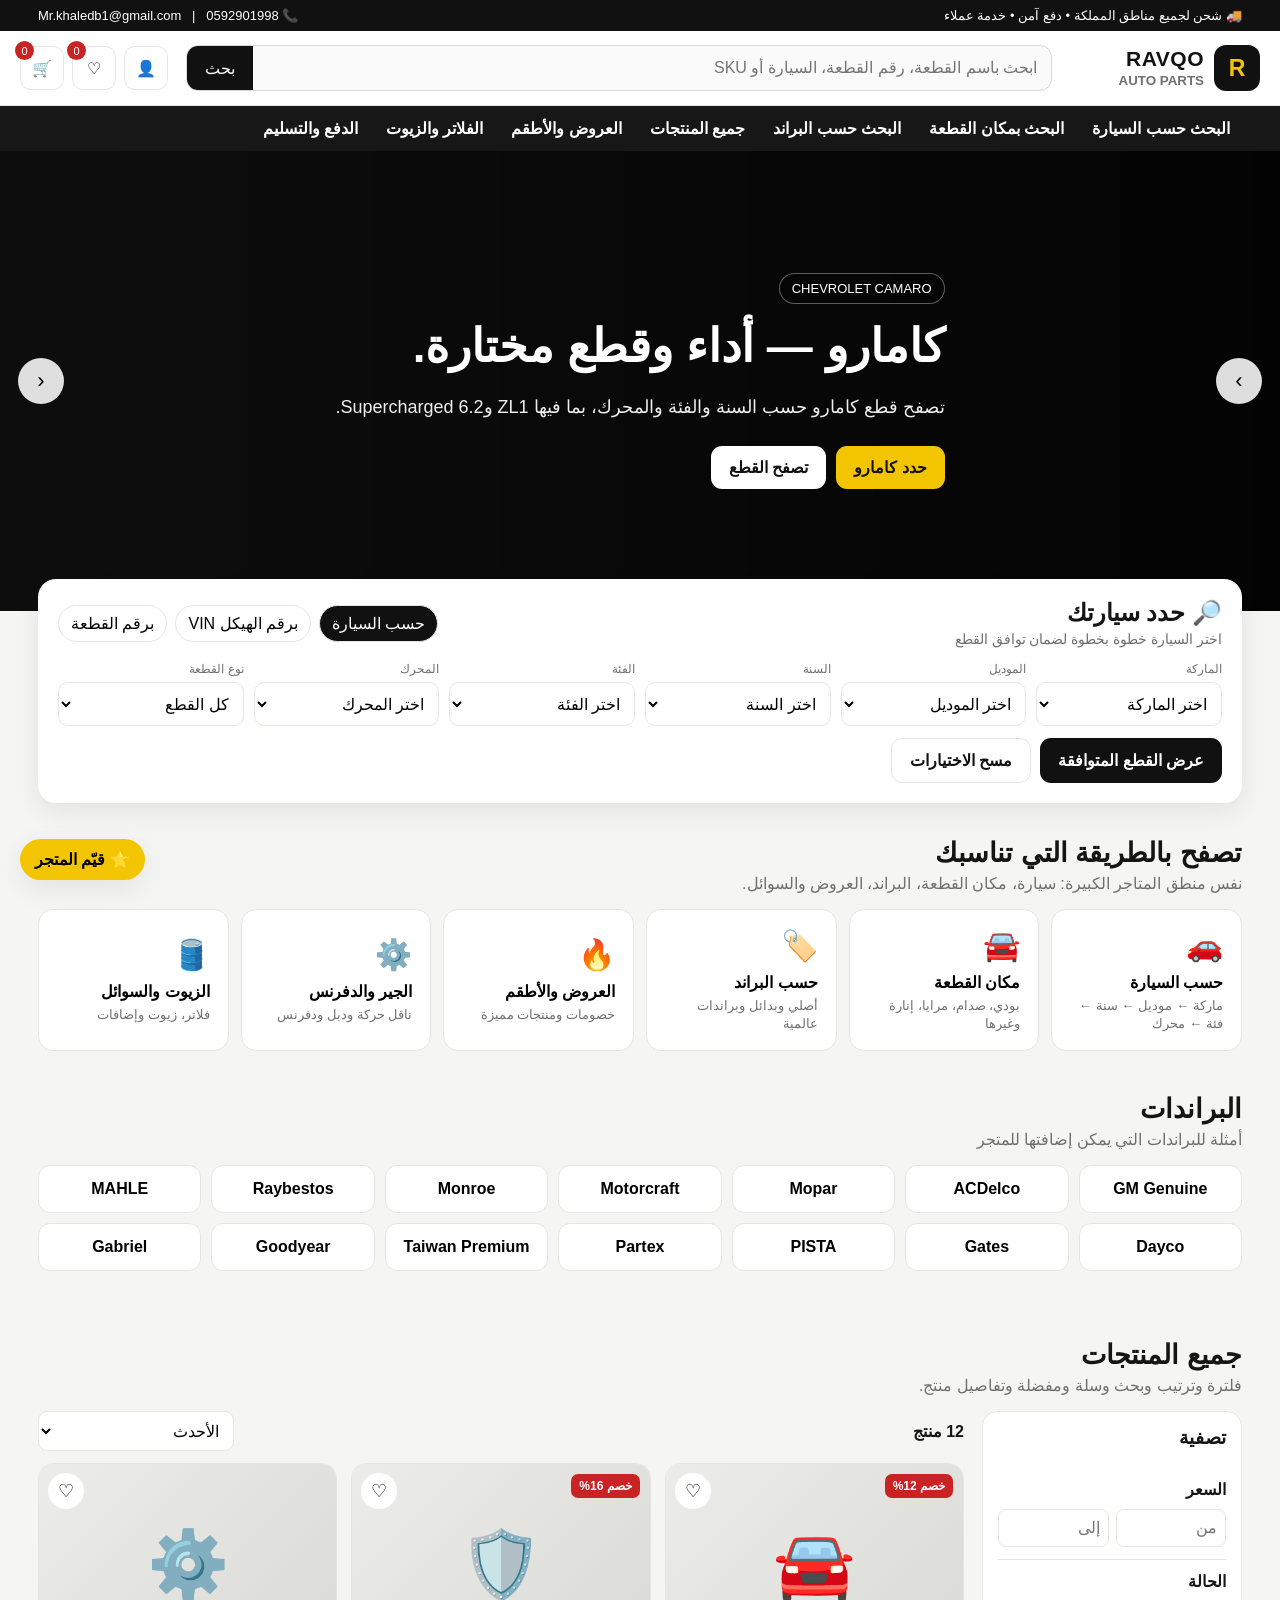
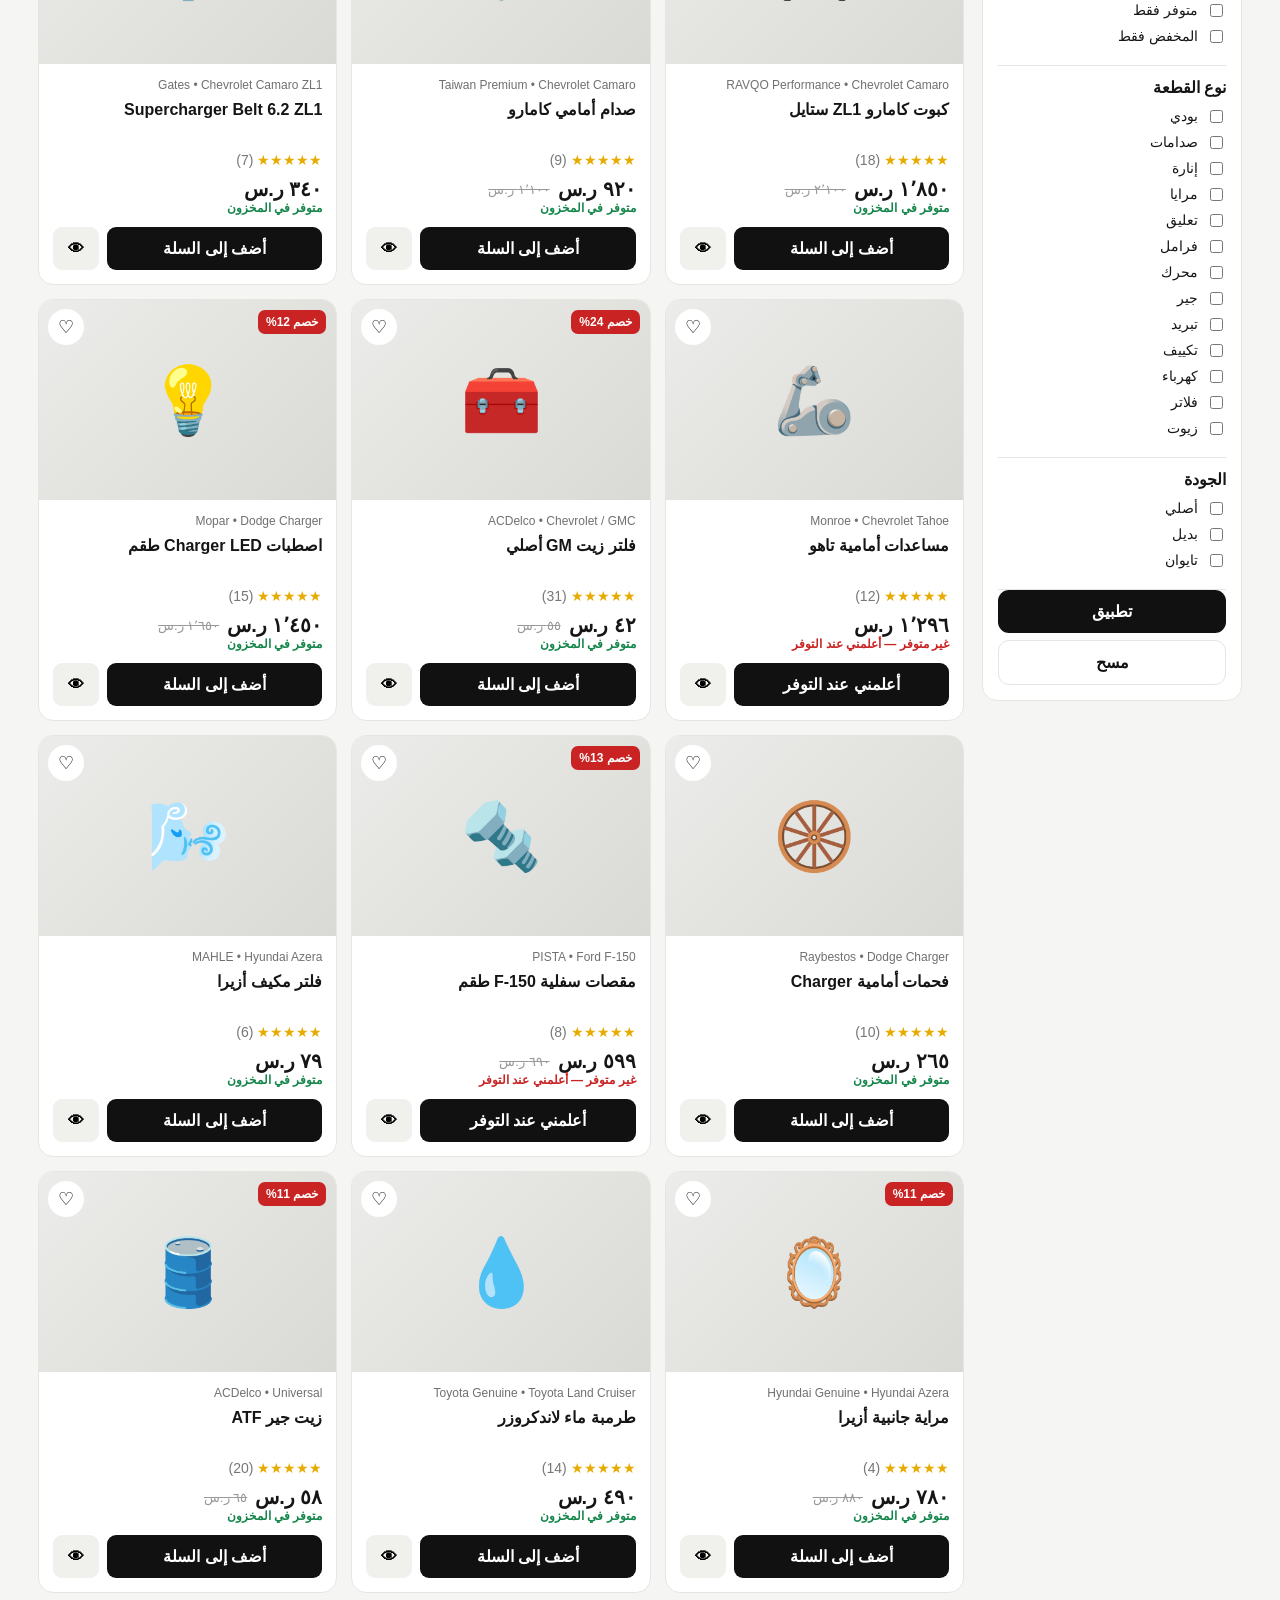
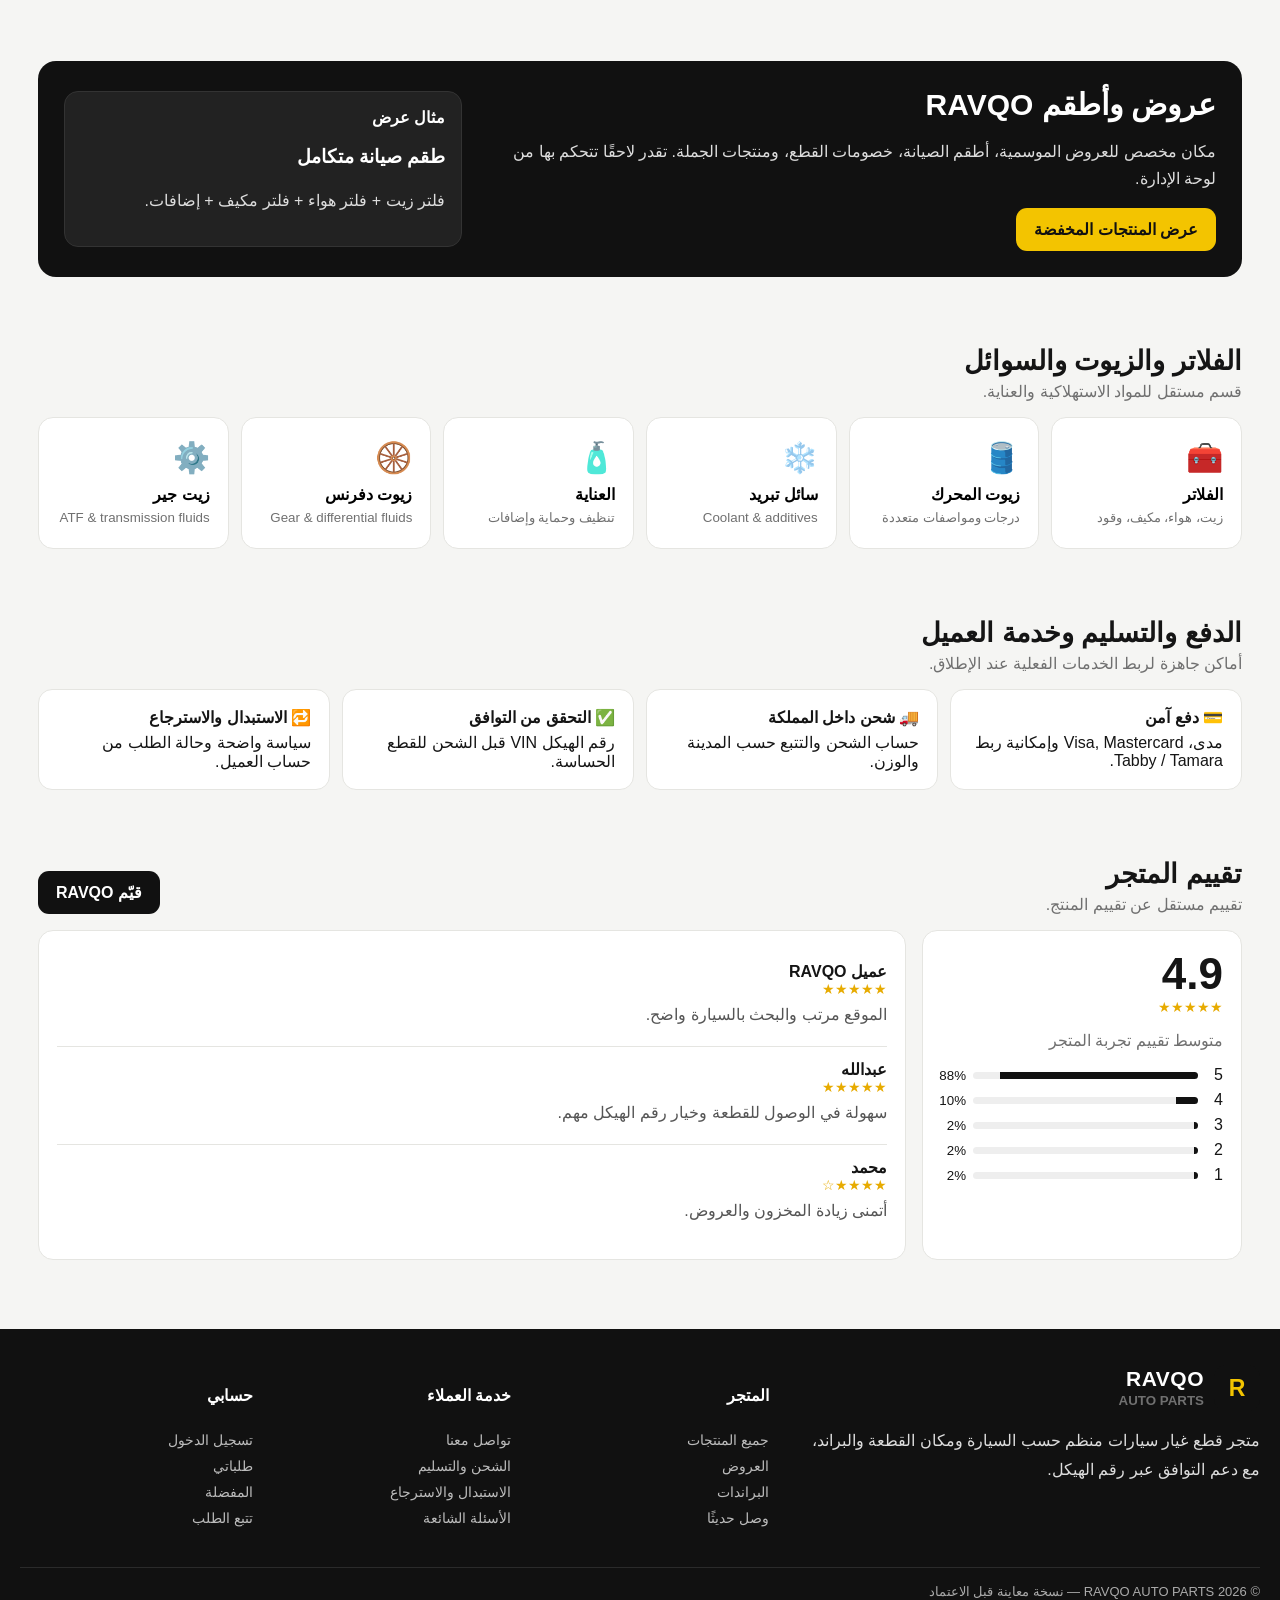
<file: index(3).html>
<!doctype html>
<html lang="ar" dir="rtl">
<head>
<meta charset="utf-8"/>
<meta name="viewport" content="width=device-width,initial-scale=1,viewport-fit=cover"/>
<title>RAVQO Auto Parts — Full Preview</title>
<style>
:root{--bg:#f5f5f3;--card:#fff;--text:#151515;--muted:#707070;--line:#e5e5e1;--black:#111;--yellow:#f3c400;--red:#c92323;--green:#14864b;--shadow:0 8px 28px rgba(0,0,0,.08)}*{box-sizing:border-box}html{scroll-behavior:smooth}body{margin:0;font-family:-apple-system,BlinkMacSystemFont,"Segoe UI",Tahoma,Arial,sans-serif;background:var(--bg);color:var(--text)}button,input,select,textarea{font:inherit}button{cursor:pointer}.wrap{max-width:1240px;margin:auto;padding:0 18px}.top{background:#111;color:#fff;font-size:13px}.top .wrap{display:flex;justify-content:space-between;align-items:center;gap:12px;padding-top:8px;padding-bottom:8px}.top a{color:#fff;text-decoration:none}.header{background:#fff;border-bottom:1px solid var(--line);position:sticky;top:0;z-index:40}.header-row{display:grid;grid-template-columns:190px 1fr auto;gap:18px;align-items:center;padding:14px 0}.logo{display:flex;align-items:center;gap:10px;text-decoration:none;color:#111}.logo-mark{width:46px;height:46px;border-radius:12px;background:#111;color:var(--yellow);display:grid;place-items:center;font-weight:900;font-size:23px}.logo b{display:block;font-size:21px;letter-spacing:.5px}.logo small{color:var(--muted);font-weight:700}.search{display:flex;border:1px solid #d8d8d4;border-radius:12px;overflow:hidden;background:#fafafa}.search input{width:100%;border:0;background:transparent;padding:13px 14px;outline:none}.search button{border:0;background:#111;color:#fff;padding:0 18px}.head-actions{display:flex;gap:8px}.icon-btn{min-width:44px;height:44px;border:1px solid var(--line);background:#fff;border-radius:11px;position:relative}.badge{position:absolute;top:-6px;left:-6px;min-width:19px;height:19px;border-radius:20px;background:var(--red);color:#fff;font-size:11px;display:grid;place-items:center;padding:0 5px}.nav{background:#171717;color:#fff}.nav-inner{display:flex;align-items:center;gap:4px;overflow:auto;scrollbar-width:none}.nav-inner::-webkit-scrollbar{display:none}.nav-btn{white-space:nowrap;border:0;background:transparent;color:#fff;padding:13px 12px;font-weight:700}.nav-btn:hover,.nav-btn.active{color:var(--yellow)}.mega{display:none;position:absolute;right:0;left:0;background:#fff;color:#111;border-bottom:1px solid var(--line);box-shadow:var(--shadow);z-index:35}.mega.open{display:block}.mega .wrap{padding-top:18px;padding-bottom:22px}.mega-grid{display:grid;grid-template-columns:repeat(4,1fr);gap:24px}.mega h4{margin:0 0 10px}.mega a{display:block;color:#444;text-decoration:none;padding:6px 0;font-size:14px}.mega a:hover{color:#000;font-weight:700}.hero{position:relative;background:#111;overflow:hidden}.slides{position:relative;min-height:460px}.slide{position:absolute;inset:0;opacity:0;transition:opacity .65s ease;background-size:cover;background-position:center;display:flex;align-items:center}.slide.active{opacity:1;z-index:1}.slide:after{content:"";position:absolute;inset:0;background:linear-gradient(90deg,rgba(0,0,0,.18),rgba(0,0,0,.78))}.slide-content{position:relative;z-index:2;color:#fff;max-width:620px;padding:70px 0}.pill{display:inline-block;border:1px solid rgba(255,255,255,.35);background:rgba(0,0,0,.28);border-radius:30px;padding:7px 12px;font-size:13px}.slide h1{font-size:46px;line-height:1.15;margin:16px 0 12px}.slide p{font-size:18px;color:#eee;line-height:1.8}.cta{display:flex;gap:10px;flex-wrap:wrap;margin-top:22px}.btn{border:0;border-radius:11px;padding:12px 18px;font-weight:800}.btn-yellow{background:var(--yellow);color:#111}.btn-white{background:#fff;color:#111}.btn-black{background:#111;color:#fff}.btn-outline{background:#fff;border:1px solid var(--line);color:#111}.slider-arrow{position:absolute;z-index:4;top:50%;transform:translateY(-50%);width:46px;height:46px;border:0;border-radius:50%;background:rgba(255,255,255,.87);font-size:22px}.arrow-r{right:18px}.arrow-l{left:18px}.dots{position:absolute;z-index:5;bottom:18px;right:50%;transform:translateX(50%);display:flex;gap:8px}.dot{width:9px;height:9px;border:0;border-radius:50%;background:rgba(255,255,255,.55);padding:0}.dot.active{background:var(--yellow);transform:scale(1.25)}.finder{margin-top:-32px;position:relative;z-index:7}.finder-card{background:#fff;border-radius:18px;box-shadow:var(--shadow);padding:20px}.finder-head{display:flex;justify-content:space-between;align-items:center;gap:15px;margin-bottom:15px}.finder-head h2{margin:0}.finder-tabs{display:flex;gap:8px;flex-wrap:wrap}.tab{border:1px solid var(--line);background:#fff;border-radius:30px;padding:8px 12px}.tab.active{background:#111;color:#fff}.fields{display:grid;grid-template-columns:repeat(6,1fr);gap:10px}.field label{font-size:12px;color:var(--muted);display:block;margin-bottom:6px}.field select,.field input{width:100%;height:44px;border:1px solid var(--line);border-radius:10px;padding:0 10px;background:#fff}.find-actions{display:flex;gap:9px;margin-top:12px}.section{padding:34px 0}.sec-head{display:flex;justify-content:space-between;align-items:end;gap:15px;margin-bottom:16px}.sec-head h2{margin:0;font-size:27px}.sec-head p{margin:5px 0 0;color:var(--muted)}.link-btn{border:0;background:none;font-weight:800;text-decoration:underline}.quick-grid{display:grid;grid-template-columns:repeat(6,1fr);gap:12px}.quick-card{background:#fff;border:1px solid var(--line);border-radius:15px;padding:18px;min-height:132px;text-align:right;transition:.2s}.quick-card:hover{transform:translateY(-2px);box-shadow:var(--shadow)}.quick-icon{font-size:30px}.quick-card b{display:block;margin:10px 0 4px}.quick-card small{color:var(--muted)}.brand-strip{display:grid;grid-template-columns:repeat(7,1fr);gap:10px}.brand-chip{background:#fff;border:1px solid var(--line);border-radius:12px;padding:14px 8px;text-align:center;font-weight:800}.content-grid{display:grid;grid-template-columns:260px 1fr;gap:18px}.filters{background:#fff;border:1px solid var(--line);border-radius:15px;padding:15px;height:max-content;position:sticky;top:126px}.filter-group{border-bottom:1px solid var(--line);padding:12px 0}.filter-group:last-child{border:0}.filter-group h4{margin:0 0 10px}.check{display:flex;gap:8px;align-items:center;margin:7px 0;font-size:14px}.range{display:grid;grid-template-columns:1fr 1fr;gap:7px}.range input{width:100%;height:38px;border:1px solid var(--line);border-radius:8px;padding:0 8px}.products-top{display:flex;justify-content:space-between;align-items:center;gap:10px;margin-bottom:12px}.products-top select{height:40px;border:1px solid var(--line);border-radius:9px;padding:0 10px;background:#fff}.product-grid{display:grid;grid-template-columns:repeat(3,1fr);gap:14px}.product{background:#fff;border:1px solid var(--line);border-radius:15px;overflow:hidden;position:relative}.product-img{height:200px;background:linear-gradient(135deg,#ececea,#d9d9d5);display:grid;place-items:center;font-size:66px;position:relative}.discount{position:absolute;top:10px;right:10px;background:var(--red);color:#fff;border-radius:7px;padding:5px 8px;font-size:12px;font-weight:800}.fav{position:absolute;top:9px;left:9px;width:36px;height:36px;border-radius:50%;border:0;background:#fff;font-size:18px}.product-body{padding:14px}.meta{font-size:12px;color:var(--muted)}.product h3{font-size:16px;line-height:1.5;margin:6px 0;min-height:48px}.stars{color:#e7ab00;font-size:14px}.price-line{display:flex;align-items:center;gap:8px;margin-top:9px}.price{font-size:20px;font-weight:900}.old{color:#999;text-decoration:line-through;font-size:13px}.stock{font-size:12px;color:var(--green);font-weight:700}.stock.out{color:var(--red)}.product-actions{display:grid;grid-template-columns:1fr 46px;gap:8px;margin-top:12px}.product-actions button{height:43px;border-radius:9px;border:0;font-weight:800}.add{background:#111;color:#fff}.view{background:#f0f0ed}.banner{background:#111;color:#fff;border-radius:18px;padding:26px;display:grid;grid-template-columns:1.3fr .7fr;gap:15px;align-items:center}.banner h2{font-size:30px;margin:0 0 9px}.banner p{color:#ddd;line-height:1.7}.banner-side{background:#222;border:1px solid #333;border-radius:14px;padding:16px}.services{display:grid;grid-template-columns:repeat(4,1fr);gap:12px}.service{background:#fff;border:1px solid var(--line);border-radius:14px;padding:18px}.service b{display:block;margin-bottom:6px}.reviews{display:grid;grid-template-columns:320px 1fr;gap:16px}.rating-box,.review-list{background:#fff;border:1px solid var(--line);border-radius:15px;padding:18px}.big-rating{font-size:44px;font-weight:900}.review{padding:13px 0;border-bottom:1px solid var(--line)}.review:last-child{border:0}.review p{margin:5px 0;color:#555;line-height:1.6}.footer{background:#111;color:#ddd;margin-top:35px}.foot-grid{display:grid;grid-template-columns:2fr repeat(3,1fr);gap:25px;padding:36px 0}.footer h4{color:#fff}.footer a{display:block;color:#bbb;text-decoration:none;padding:5px 0;font-size:14px}.foot-bottom{border-top:1px solid #2b2b2b;padding:16px 0;color:#aaa;font-size:13px}.drawer{position:fixed;inset:0;z-index:70;pointer-events:none}.drawer.open{pointer-events:auto}.drawer-bg{position:absolute;inset:0;background:rgba(0,0,0,.45);opacity:0;transition:.2s}.drawer.open .drawer-bg{opacity:1}.drawer-panel{position:absolute;top:0;bottom:0;left:0;width:min(420px,92vw);background:#fff;transform:translateX(-105%);transition:.25s;padding:18px;overflow:auto}.drawer.open .drawer-panel{transform:translateX(0)}.drawer-head{display:flex;justify-content:space-between;align-items:center;border-bottom:1px solid var(--line);padding-bottom:12px}.drawer-item{display:grid;grid-template-columns:58px 1fr auto;gap:9px;align-items:center;padding:12px 0;border-bottom:1px solid var(--line)}.thumb{height:58px;border-radius:9px;background:#eee;display:grid;place-items:center;font-size:26px}.total{display:flex;justify-content:space-between;font-size:20px;font-weight:900;padding:17px 0}.modal{position:fixed;inset:0;z-index:80;background:rgba(0,0,0,.55);display:none;align-items:center;justify-content:center;padding:18px}.modal.open{display:flex}.modal-card{background:#fff;border-radius:18px;max-width:920px;width:100%;max-height:92vh;overflow:auto}.modal-head{display:flex;justify-content:space-between;align-items:center;padding:14px 18px;border-bottom:1px solid var(--line);position:sticky;top:0;background:#fff;z-index:2}.modal-body{padding:18px}.product-detail{display:grid;grid-template-columns:1fr 1fr;gap:22px}.detail-image{min-height:360px;border-radius:15px;background:linear-gradient(135deg,#eee,#ddd);display:grid;place-items:center;font-size:120px}.detail h2{font-size:27px;margin:0 0 10px}.sku{background:#f2f2ef;border-radius:8px;padding:9px;font-size:13px}.qty{display:flex;gap:8px;align-items:center;margin:13px 0}.qty select{height:42px;border:1px solid var(--line);border-radius:8px;padding:0 12px}.tabs2{display:flex;gap:5px;border-bottom:1px solid var(--line);margin-top:24px;overflow:auto}.tabs2 button{border:0;background:none;padding:12px;font-weight:800;white-space:nowrap}.tabs2 button.active{border-bottom:3px solid #111}.tab-content{padding:16px 0;line-height:1.8}.form-row{display:grid;grid-template-columns:1fr 1fr;gap:9px}.form-row input,.form-row textarea{width:100%;border:1px solid var(--line);border-radius:9px;padding:11px}.form-row textarea{grid-column:1/-1;min-height:90px}.toast{position:fixed;z-index:100;bottom:20px;right:20px;background:#111;color:#fff;padding:12px 16px;border-radius:10px;opacity:0;transform:translateY(12px);pointer-events:none;transition:.2s}.toast.show{opacity:1;transform:translateY(0)}.mobile-bar{display:none}.menu-toggle{display:none}.site-rating{position:fixed;bottom:20px;left:20px;z-index:28;border:0;border-radius:30px;background:var(--yellow);padding:11px 15px;font-weight:900;box-shadow:var(--shadow)}
@media(max-width:1000px){.fields{grid-template-columns:repeat(3,1fr)}.quick-grid{grid-template-columns:repeat(3,1fr)}.brand-strip{grid-template-columns:repeat(4,1fr)}.product-grid{grid-template-columns:repeat(2,1fr)}.mega-grid{grid-template-columns:repeat(2,1fr)}.reviews{grid-template-columns:1fr}.services{grid-template-columns:repeat(2,1fr)}.foot-grid{grid-template-columns:repeat(2,1fr)}}
@media(max-width:700px){body{padding-bottom:64px}.top .wrap{font-size:11px}.top .wrap span:nth-child(2){display:none}.header-row{grid-template-columns:1fr auto;padding:10px 0}.logo-mark{width:40px;height:40px}.logo b{font-size:18px}.search{grid-column:1/-1;grid-row:2}.head-actions .account,.head-actions .favhead{display:none}.menu-toggle{display:inline-block}.nav{display:none}.slides{min-height:390px}.slide{background-position:center}.slide-content{padding:55px 0 70px;max-width:86%}.slide h1{font-size:31px}.slide p{font-size:15px}.slider-arrow{width:40px;height:40px}.finder{margin-top:-18px}.finder-card{padding:14px;border-radius:15px}.finder-head{display:block}.finder-tabs{margin-top:10px;overflow:auto;flex-wrap:nowrap}.fields{grid-template-columns:1fr 1fr}.field.engine,.field.vin{grid-column:1/-1}.quick-grid{grid-template-columns:repeat(2,1fr)}.quick-card{min-height:115px;padding:14px}.brand-strip{grid-template-columns:repeat(3,1fr)}.content-grid{grid-template-columns:1fr}.filters{position:static;display:none}.filters.open{display:block}.filter-mobile{display:inline-block!important}.product-grid{grid-template-columns:repeat(2,minmax(0,1fr));gap:9px}.product-img{height:145px;font-size:48px}.product-body{padding:10px}.product h3{font-size:14px;min-height:63px}.price{font-size:17px}.banner{grid-template-columns:1fr;padding:19px}.banner h2{font-size:23px}.services{grid-template-columns:1fr 1fr}.service{padding:14px}.foot-grid{grid-template-columns:1fr 1fr}.product-detail{grid-template-columns:1fr}.detail-image{min-height:240px}.site-rating{bottom:78px;left:10px;font-size:12px;padding:9px 11px}.mobile-bar{display:grid;grid-template-columns:repeat(4,1fr);position:fixed;z-index:50;bottom:0;left:0;right:0;background:#fff;border-top:1px solid var(--line)}.mobile-bar button{height:58px;border:0;background:#fff;font-size:12px}.mobile-bar span{display:block;font-size:19px}.sec-head h2{font-size:22px}.section{padding:25px 0}.products-top{align-items:flex-start;flex-wrap:wrap}.modal{padding:8px}.modal-card{border-radius:12px}.form-row{grid-template-columns:1fr}.form-row textarea{grid-column:auto}}
@media(max-width:390px){.fields{grid-template-columns:1fr}.field.engine,.field.vin{grid-column:auto}.product-grid{grid-template-columns:1fr}.brand-strip{grid-template-columns:repeat(2,1fr)}.quick-grid{grid-template-columns:1fr 1fr}.foot-grid{grid-template-columns:1fr}.services{grid-template-columns:1fr}}
@media(prefers-reduced-motion:reduce){*{scroll-behavior:auto!important;transition:none!important;animation:none!important}}
</style>
</head>
<body>
<div class="top"><div class="wrap"><span>🚚 شحن لجميع مناطق المملكة • دفع آمن • خدمة عملاء</span><span>📞 0592901998 &nbsp; | &nbsp; <a href="mailto:Mr.khaledb1@gmail.com">Mr.khaledb1@gmail.com</a></span></div></div>
<header class="header"><div class="wrap header-row"><a class="logo" href="#"><span class="logo-mark">R</span><span><b>RAVQO</b><small>AUTO PARTS</small></span></a><div class="search"><input id="globalSearch" placeholder="ابحث باسم القطعة، رقم القطعة، السيارة أو SKU"><button id="searchButton">بحث</button></div><div class="head-actions"><button class="icon-btn account" title="الحساب">👤</button><button class="icon-btn favhead" title="المفضلة">♡<span class="badge" id="favCount">0</span></button><button class="icon-btn" id="cartOpen" title="السلة">🛒<span class="badge" id="cartCount">0</span></button><button class="icon-btn menu-toggle" id="mobileMenu">☰</button></div></div></header>
<nav class="nav"><div class="wrap nav-inner"><button class="nav-btn" data-mega="cars">البحث حسب السيارة</button><button class="nav-btn" data-mega="parts">البحث بمكان القطعة</button><button class="nav-btn" data-mega="brands">البحث حسب البراند</button><button class="nav-btn" data-scroll="products">جميع المنتجات</button><button class="nav-btn" data-scroll="offers">العروض والأطقم</button><button class="nav-btn" data-scroll="fluids">الفلاتر والزيوت</button><button class="nav-btn" data-scroll="services">الدفع والتسليم</button></div></nav>
<div class="mega" id="mega-cars"><div class="wrap mega-grid"><div><h4>شيفروليه / GMC</h4><a>تاهو - يوكن - سوبربان</a><a>سيلفرادو - سييرا</a><a>كامارو - كورفيت</a><a>ماليبو - إمبالا</a><a>ترافيرس - أكاديا</a><a>تيرين - إكوينوكس</a></div><div><h4>دودج / جيب / رام</h4><a>تشارجر - تشالنجر</a><a>دورانجو - جراند شيروكي</a><a>رانجلر - جلادياتور</a><a>رام 1500 / 2500</a><a>كومباس - شيروكي</a></div><div><h4>فورد / لينكولن</h4><a>F-150</a><a>موستانج</a><a>إكسبلورر</a><a>إكسبديشن</a><a>تورس - فيوجن</a></div><div><h4>آسيوي</h4><a>تويوتا / لكزس</a><a>هيونداي / كيا</a><a>نيسان / إنفينيتي</a><a>مازدا</a><a>لاند روفر</a></div></div></div>
<div class="mega" id="mega-parts"><div class="wrap mega-grid"><div><h4>بودي وخارجي</h4><a>كبوت وشنطة</a><a>صدامات ودعامات</a><a>مرايات</a><a>أنوار واصطبات</a></div><div><h4>محرك وأداء</h4><a>محركات وقطع داخلية</a><a>سيور وبكرات وشدادات</a><a>وقود وهواء وعادم</a><a>جير ودفرنس ودبل</a></div><div><h4>شاصي</h4><a>تعليق وتوجيه</a><a>مساعدات وسست</a><a>فرامل وهوبات</a><a>رمانات وأذرعة</a></div><div><h4>تبريد وكهرباء</h4><a>رديترات ومراوح</a><a>تكييف وتدفئة</a><a>حساسات وسويتشات</a><a>فلاتر وزيوت وسوائل</a></div></div></div>
<div class="mega" id="mega-brands"><div class="wrap mega-grid"><div><h4>أصلي</h4><a>GM Genuine</a><a>ACDelco</a><a>Mopar</a><a>Motorcraft</a></div><div><h4>فرامل وتعليق</h4><a>Raybestos</a><a>Goodyear</a><a>Monroe</a><a>Gabriel</a></div><div><h4>محرك</h4><a>MAHLE</a><a>Dayco</a><a>Gates</a><a>STANT</a></div><div><h4>بدائل</h4><a>PISTA</a><a>Partex</a><a>Taiwan Premium</a><a>AG Leon Bros</a></div></div></div>
<section class="hero"><div class="slides" id="slides"><article class="slide active" style="background-image:url('https://media.chevrolet.com/content/dam/Media/images/JP/Vehicles/Chevrolet/Camaro/2022/MY22_CAMARO_12.jpg')"><div class="wrap"><div class="slide-content"><span class="pill">CHEVROLET CAMARO</span><h1>كامارو — أداء وقطع مختارة.</h1><p>تصفح قطع كامارو حسب السنة والفئة والمحرك، بما فيها ZL1 و6.2 Supercharged.</p><div class="cta"><button class="btn btn-yellow" data-scroll="finder">حدد كامارو</button><button class="btn btn-white" data-scroll="products">تصفح القطع</button></div></div></div></article><article class="slide" style="background-image:url('https://media.chevrolet.com/content/dam/Media/images/INTL/chevrolet/passenger-cars/corvette-stingray/2013/design/Chevrolet-Corvette-Stingray-282816.jpg')"><div class="wrap"><div class="slide-content"><span class="pill">CHEVROLET CORVETTE</span><h1>كورفيت — قطع وأداء رياضي.</h1><p>اختيار القطع حسب الموديل والسنة والفئة والمحرك مع التحقق من التوافق قبل الطلب.</p><div class="cta"><button class="btn btn-yellow" data-scroll="finder">حدد كورفيت</button><button class="btn btn-white" data-scroll="products">تصفح القطع</button></div></div></div></article></div><button class="slider-arrow arrow-r" id="prev">›</button><button class="slider-arrow arrow-l" id="next">‹</button><div class="dots" id="dots"></div></section>
<div class="wrap finder" id="finder"><div class="finder-card"><div class="finder-head"><div><h2>🔎 حدد سيارتك</h2><div style="color:var(--muted);font-size:14px;margin-top:4px">اختر السيارة خطوة بخطوة لضمان توافق القطع</div></div><div class="finder-tabs"><button class="tab active" data-findtab="vehicle">حسب السيارة</button><button class="tab" data-findtab="vin">برقم الهيكل VIN</button><button class="tab" data-findtab="partno">برقم القطعة</button></div></div><div id="vehicleFields" class="fields"><div class="field"><label>الماركة</label><select id="brandSelect"><option value="">اختر الماركة</option></select></div><div class="field"><label>الموديل</label><select id="modelSelect"><option value="">اختر الموديل</option></select></div><div class="field"><label>السنة</label><select id="yearSelect"><option value="">اختر السنة</option></select></div><div class="field"><label>الفئة</label><select id="trimSelect"><option value="">اختر الفئة</option></select></div><div class="field engine"><label>المحرك</label><select id="engineSelect"><option value="">اختر المحرك</option></select></div><div class="field"><label>نوع القطعة</label><select id="partGroupSelect"><option value="">كل القطع</option></select></div></div><div id="altFinder" style="display:none"></div><div class="find-actions"><button class="btn btn-black" id="fitSearch">عرض القطع المتوافقة</button><button class="btn btn-outline" id="resetFit">مسح الاختيارات</button></div></div></div>
<section class="section"><div class="wrap"><div class="sec-head"><div><h2>تصفح بالطريقة التي تناسبك</h2><p>نفس منطق المتاجر الكبيرة: سيارة، مكان القطعة، البراند، العروض والسوائل.</p></div></div><div class="quick-grid"><button class="quick-card" data-scroll="finder"><span class="quick-icon">🚗</span><b>حسب السيارة</b><small>ماركة ← موديل ← سنة ← فئة ← محرك</small></button><button class="quick-card" data-category="بودي"><span class="quick-icon">🚘</span><b>مكان القطعة</b><small>بودي، صدام، مرايا، إنارة وغيرها</small></button><button class="quick-card" data-scroll="brandsSec"><span class="quick-icon">🏷️</span><b>حسب البراند</b><small>أصلي وبدائل وبراندات عالمية</small></button><button class="quick-card" data-scroll="offers"><span class="quick-icon">🔥</span><b>العروض والأطقم</b><small>خصومات ومنتجات مميزة</small></button><button class="quick-card" data-category="جير"><span class="quick-icon">⚙️</span><b>الجير والدفرنس</b><small>ناقل حركة ودبل ودفرنس</small></button><button class="quick-card" data-scroll="fluids"><span class="quick-icon">🛢️</span><b>الزيوت والسوائل</b><small>فلاتر، زيوت وإضافات</small></button></div></div></section>
<section class="section" id="brandsSec" style="padding-top:8px"><div class="wrap"><div class="sec-head"><div><h2>البراندات</h2><p>أمثلة للبراندات التي يمكن إضافتها للمتجر</p></div></div><div class="brand-strip" id="brandStrip"></div></div></section>
<section class="section" id="products"><div class="wrap"><div class="sec-head"><div><h2>جميع المنتجات</h2><p id="productSubtitle">فلترة وترتيب وبحث وسلة ومفضلة وتفاصيل منتج.</p></div><button class="btn btn-outline filter-mobile" id="filterToggle" style="display:none">☰ الفلاتر</button></div><div class="content-grid"><aside class="filters" id="filters"><h3 style="margin-top:0">تصفية</h3><div class="filter-group"><h4>السعر</h4><div class="range"><input id="minPrice" type="number" placeholder="من"><input id="maxPrice" type="number" placeholder="إلى"></div></div><div class="filter-group"><h4>الحالة</h4><label class="check"><input type="checkbox" id="onlyStock"> متوفر فقط</label><label class="check"><input type="checkbox" id="onlySale"> المخفض فقط</label></div><div class="filter-group"><h4>نوع القطعة</h4><div id="filterGroups"></div></div><div class="filter-group"><h4>الجودة</h4><label class="check"><input type="checkbox" value="أصلي" class="qualityCheck"> أصلي</label><label class="check"><input type="checkbox" value="بديل" class="qualityCheck"> بديل</label><label class="check"><input type="checkbox" value="تايوان" class="qualityCheck"> تايوان</label></div><button class="btn btn-black" style="width:100%" id="applyFilter">تطبيق</button><button class="btn btn-outline" style="width:100%;margin-top:7px" id="clearFilter">مسح</button></aside><main><div class="products-top"><div><b id="resultCount">0 منتج</b></div><select id="sortSelect"><option value="new">الأحدث</option><option value="popular">الأكثر شيوعًا</option><option value="low">السعر: الأقل إلى الأعلى</option><option value="high">السعر: الأعلى إلى الأقل</option><option value="rating">الأعلى تقييمًا</option></select></div><div class="product-grid" id="productGrid"></div></main></div></div></section>
<section class="section" id="offers"><div class="wrap"><div class="banner"><div><h2>عروض وأطقم RAVQO</h2><p>مكان مخصص للعروض الموسمية، أطقم الصيانة، خصومات القطع، ومنتجات الجملة. تقدر لاحقًا تتحكم بها من لوحة الإدارة.</p><button class="btn btn-yellow" data-sale="1">عرض المنتجات المخفضة</button></div><div class="banner-side"><b>مثال عرض</b><h3>طقم صيانة متكامل</h3><p>فلتر زيت + فلتر هواء + فلتر مكيف + إضافات.</p></div></div></div></section>
<section class="section" id="fluids"><div class="wrap"><div class="sec-head"><div><h2>الفلاتر والزيوت والسوائل</h2><p>قسم مستقل للمواد الاستهلاكية والعناية.</p></div></div><div class="quick-grid"><button class="quick-card" data-category="فلاتر"><span class="quick-icon">🧰</span><b>الفلاتر</b><small>زيت، هواء، مكيف، وقود</small></button><button class="quick-card" data-category="زيوت"><span class="quick-icon">🛢️</span><b>زيوت المحرك</b><small>درجات ومواصفات متعددة</small></button><button class="quick-card"><span class="quick-icon">❄️</span><b>سائل تبريد</b><small>Coolant & additives</small></button><button class="quick-card"><span class="quick-icon">🧴</span><b>العناية</b><small>تنظيف وحماية وإضافات</small></button><button class="quick-card"><span class="quick-icon">🛞</span><b>زيوت دفرنس</b><small>Gear & differential fluids</small></button><button class="quick-card"><span class="quick-icon">⚙️</span><b>زيت جير</b><small>ATF & transmission fluids</small></button></div></div></section>
<section class="section" id="services"><div class="wrap"><div class="sec-head"><div><h2>الدفع والتسليم وخدمة العميل</h2><p>أماكن جاهزة لربط الخدمات الفعلية عند الإطلاق.</p></div></div><div class="services"><div class="service"><b>💳 دفع آمن</b><span>مدى، Visa, Mastercard وإمكانية ربط Tabby / Tamara.</span></div><div class="service"><b>🚚 شحن داخل المملكة</b><span>حساب الشحن والتتبع حسب المدينة والوزن.</span></div><div class="service"><b>✅ التحقق من التوافق</b><span>رقم الهيكل VIN قبل الشحن للقطع الحساسة.</span></div><div class="service"><b>🔁 الاستبدال والاسترجاع</b><span>سياسة واضحة وحالة الطلب من حساب العميل.</span></div></div></div></section>
<section class="section"><div class="wrap"><div class="sec-head"><div><h2>تقييم المتجر</h2><p>تقييم مستقل عن تقييم المنتج.</p></div><button class="btn btn-black" id="rateSiteBtn">قيّم RAVQO</button></div><div class="reviews"><div class="rating-box"><span class="big-rating" id="siteAvg">4.9</span><div class="stars">★★★★★</div><p style="color:var(--muted)">متوسط تقييم تجربة المتجر</p><div id="siteBars"></div></div><div class="review-list" id="siteReviews"></div></div></div></section>
<footer class="footer"><div class="wrap foot-grid"><div><div class="logo" style="color:#fff"><span class="logo-mark">R</span><span><b>RAVQO</b><small>AUTO PARTS</small></span></div><p style="line-height:1.8">متجر قطع غيار سيارات منظم حسب السيارة ومكان القطعة والبراند، مع دعم التوافق عبر رقم الهيكل.</p></div><div><h4>المتجر</h4><a>جميع المنتجات</a><a>العروض</a><a>البراندات</a><a>وصل حديثًا</a></div><div><h4>خدمة العملاء</h4><a>تواصل معنا</a><a>الشحن والتسليم</a><a>الاستبدال والاسترجاع</a><a>الأسئلة الشائعة</a></div><div><h4>حسابي</h4><a>تسجيل الدخول</a><a>طلباتي</a><a>المفضلة</a><a>تتبع الطلب</a></div></div><div class="wrap foot-bottom">© 2026 RAVQO AUTO PARTS — نسخة معاينة قبل الاعتماد</div></footer>
<button class="site-rating" id="floatingRate">⭐ قيّم المتجر</button>
<div class="mobile-bar"><button data-scroll="finder"><span>🚗</span>سيارتي</button><button data-scroll="products"><span>🔎</span>المنتجات</button><button id="mobileFav"><span>♡</span>المفضلة</button><button id="mobileCart"><span>🛒</span>السلة</button></div>
<div class="drawer" id="cartDrawer"><div class="drawer-bg" data-closecart></div><div class="drawer-panel"><div class="drawer-head"><h2>سلة المشتريات</h2><button class="icon-btn" data-closecart>✕</button></div><div id="cartItems"></div><div class="total"><span>الإجمالي</span><span id="cartTotal">0 ر.س</span></div><button class="btn btn-black" style="width:100%">إتمام الطلب</button></div></div>
<div class="modal" id="productModal"><div class="modal-card"><div class="modal-head"><b>تفاصيل المنتج</b><button class="icon-btn" data-closemodal>✕</button></div><div class="modal-body" id="productModalBody"></div></div></div>
<div class="modal" id="ratingModal"><div class="modal-card" style="max-width:560px"><div class="modal-head"><b>تقييم متجر RAVQO</b><button class="icon-btn" data-closerating>✕</button></div><div class="modal-body"><p>كيف كانت تجربتك مع الموقع؟</p><div id="siteStarPick" style="font-size:34px;direction:ltr">☆ ☆ ☆ ☆ ☆</div><div class="form-row" style="margin-top:14px"><input id="rateName" placeholder="الاسم"><input id="rateEmail" placeholder="البريد الإلكتروني"><textarea id="rateText" placeholder="اكتب تقييمك"></textarea></div><label class="check"><input type="checkbox" id="rateAnon"> إرسال كمجهول</label><button class="btn btn-black" id="submitSiteRating">إرسال التقييم</button></div></div></div>
<div class="toast" id="toast"></div>
<script>
const catalog={
"Chevrolet":{models:{"Camaro":{years:[2024,2023,2022,2021,2020,2019,2018,2017,2016,2015,2014,2013,2012,2011,2010],trims:["LS","LT","1LT","2LT","SS","1SS","2SS","ZL1"],engines:["2.0 Turbo","3.6 V6","6.2 V8","6.2 Supercharged"]},"Tahoe":{years:[2026,2025,2024,2023,2022,2021,2020,2019,2018,2017,2016,2015],trims:["LS","LT","RST","Z71","Premier","High Country"],engines:["5.3 V8","6.2 V8","3.0 Diesel"]},"Silverado 1500":{years:[2026,2025,2024,2023,2022,2021,2020,2019,2018,2017,2016,2015,2014],trims:["WT","Custom","LT","RST","LTZ","High Country","Z71"],engines:["2.7 Turbo","5.3 V8","6.2 V8","3.0 Diesel"]},"Suburban":{years:[2026,2025,2024,2023,2022,2021,2020,2019,2018,2017,2016,2015],trims:["LS","LT","RST","Z71","Premier","High Country"],engines:["5.3 V8","6.2 V8","3.0 Diesel"]},"Traverse":{years:[2026,2025,2024,2023,2022,2021,2020,2019,2018],trims:["LS","LT","Z71","RS"],engines:["2.5 Turbo","3.6 V6"]},"Malibu":{years:[2024,2023,2022,2021,2020,2019,2018,2017,2016,2015,2014,2013],trims:["LS","LT","Premier"],engines:["1.5 Turbo","2.0 Turbo"]},"Impala":{years:[2020,2019,2018,2017,2016,2015,2014],trims:["LS","LT","Premier"],engines:["2.5","3.6 V6"]},"Corvette":{years:[2026,2025,2024,2023,2022,2021,2020,2019,2018,2017],trims:["Stingray","Z06","E-Ray","ZR1"],engines:["6.2 V8","5.5 V8"]}}},
"Dodge":{models:{"Charger":{years:[2023,2022,2021,2020,2019,2018,2017,2016,2015],trims:["SXT","GT","R/T","Scat Pack","SRT Hellcat"],engines:["3.6 V6","5.7 HEMI","6.4 HEMI","6.2 Supercharged"]},"Challenger":{years:[2023,2022,2021,2020,2019,2018,2017,2016,2015],trims:["SXT","GT","R/T","Scat Pack","SRT Hellcat"],engines:["3.6 V6","5.7 HEMI","6.4 HEMI","6.2 Supercharged"]},"Durango":{years:[2026,2025,2024,2023,2022,2021,2020,2019,2018,2017,2016,2015],trims:["SXT","GT","R/T","Citadel","SRT"],engines:["3.6 V6","5.7 HEMI","6.4 HEMI"]}}},
"Ford":{models:{"Mustang":{years:[2026,2025,2024,2023,2022,2021,2020,2019,2018,2017,2016,2015],trims:["EcoBoost","GT","Dark Horse","Shelby GT500"],engines:["2.3 EcoBoost","5.0 V8","5.2 Supercharged"]},"F-150":{years:[2026,2025,2024,2023,2022,2021,2020,2019,2018,2017,2016,2015],trims:["XL","XLT","Lariat","Tremor","Raptor","Limited"],engines:["2.7 EcoBoost","3.5 EcoBoost","5.0 V8","3.5 PowerBoost"]},"Explorer":{years:[2026,2025,2024,2023,2022,2021,2020,2019,2018],trims:["Base","XLT","ST-Line","ST","Platinum"],engines:["2.3 EcoBoost","3.0 EcoBoost"]},"Expedition":{years:[2026,2025,2024,2023,2022,2021,2020,2019,2018],trims:["XL","XLT","Limited","Timberline","Platinum"],engines:["3.5 EcoBoost"]},"Taurus":{years:[2026,2025,2024,2023,2022,2021,2020],trims:["Ambiente","Trend","Titanium"],engines:["2.0 Turbo"]}}},
"Hyundai":{models:{"Azera":{years:[2026,2025,2024,2023,2022,2021,2020,2019,2018,2017],trims:["Smart","Premium","Calligraphy"],engines:["2.5","3.5 V6"]},"Elantra":{years:[2026,2025,2024,2023,2022,2021,2020,2019,2018,2017],trims:["Smart","Comfort","N Line","N"],engines:["1.6","2.0","1.6 Turbo","2.0 Turbo"]},"Sonata":{years:[2026,2025,2024,2023,2022,2021,2020,2019,2018],trims:["Smart","Comfort","N Line"],engines:["2.0","2.5","2.5 Turbo"]},"Tucson":{years:[2026,2025,2024,2023,2022,2021,2020,2019],trims:["Smart","Comfort","Premium"],engines:["1.6 Turbo","2.0","2.5"]},"Santa Fe":{years:[2026,2025,2024,2023,2022,2021,2020,2019],trims:["Smart","Comfort","Calligraphy"],engines:["2.5","2.5 Turbo"]},"Palisade":{years:[2026,2025,2024,2023,2022,2021,2020],trims:["Smart","Comfort","Calligraphy"],engines:["3.8 V6","3.5 V6"]}}},
"Toyota":{models:{"Camry":{years:[2026,2025,2024,2023,2022,2021,2020,2019,2018],trims:["LE","SE","GLE","Grande"],engines:["2.5","3.5 V6","Hybrid"]},"Land Cruiser":{years:[2026,2025,2024,2023,2022,2021,2020,2019,2018,2017,2016],trims:["GX","GXR","VX","VXR"],engines:["4.0 V6","3.5 Twin Turbo","4.6 V8","5.7 V8"]},"Hilux":{years:[2026,2025,2024,2023,2022,2021,2020,2019,2018],trims:["GL","GLX","Adventure","GR Sport"],engines:["2.7","4.0 V6","2.4 Diesel","2.8 Diesel"]},"Corolla":{years:[2026,2025,2024,2023,2022,2021,2020,2019],trims:["XLI","GLI","Hybrid"],engines:["1.6","2.0","Hybrid"]}}}
};
const groups=["بودي","صدامات","إنارة","مرايا","تعليق","فرامل","محرك","جير","تبريد","تكييف","كهرباء","فلاتر","زيوت"];
const brands=["GM Genuine","ACDelco","Mopar","Motorcraft","Monroe","Raybestos","MAHLE","Dayco","Gates","PISTA","Partex","Taiwan Premium","Goodyear","Gabriel"];
const products=[
{id:1,name:"كبوت كامارو ZL1 ستايل",brand:"RAVQO Performance",group:"بودي",car:"Chevrolet Camaro",fit:"2016–2024",sku:"RVQ-CAM-HOOD-1624",price:1850,old:2100,quality:"بديل",stock:true,rating:4.9,reviews:18,sold:34,icon:"🚘",desc:"كبوت رياضي متوافق مع كامارو 2016 إلى 2024. يلزم التحقق من الفئة ورقم الهيكل قبل الشحن."},
{id:2,name:"صدام أمامي كامارو",brand:"Taiwan Premium",group:"صدامات",car:"Chevrolet Camaro",fit:"2019–2023",sku:"RVQ-CAM-FB-1923",price:920,old:1100,quality:"تايوان",stock:true,rating:4.7,reviews:9,sold:21,icon:"🛡️",desc:"صدام أمامي بديل بجودة عالية."},
{id:3,name:"Supercharger Belt 6.2 ZL1",brand:"Gates",group:"محرك",car:"Chevrolet Camaro ZL1",fit:"2017–2024",sku:"RVQ-ZL1-BELT",price:340,old:null,quality:"أصلي",stock:true,rating:5,reviews:7,sold:19,icon:"⚙️",desc:"سير سوبرتشارج لمحرك 6.2 Supercharged. تحقق من رقم الهيكل."},
{id:4,name:"مساعدات أمامية تاهو",brand:"Monroe",group:"تعليق",car:"Chevrolet Tahoe",fit:"2015–2020",sku:"RVQ-TAH-SHK",price:1296,old:null,quality:"أصلي",stock:false,rating:4.8,reviews:12,sold:44,icon:"🦾",desc:"طقم مساعدات أمامية."},
{id:5,name:"فلتر زيت GM أصلي",brand:"ACDelco",group:"فلاتر",car:"Chevrolet / GMC",fit:"2016+",sku:"PF63",price:42,old:55,quality:"أصلي",stock:true,rating:4.9,reviews:31,sold:187,icon:"🧰",desc:"فلتر زيت أصلي لعدة تطبيقات GM."},
{id:6,name:"اصطبات Charger LED طقم",brand:"Mopar",group:"إنارة",car:"Dodge Charger",fit:"2019–2023",sku:"RVQ-CHG-LED",price:1450,old:1650,quality:"أصلي",stock:true,rating:4.8,reviews:15,sold:26,icon:"💡",desc:"طقم إنارة خلفية LED لتشارجر."},
{id:7,name:"فحمات أمامية Charger",brand:"Raybestos",group:"فرامل",car:"Dodge Charger",fit:"2015–2023",sku:"RVQ-CHG-BRK",price:265,old:null,quality:"بديل",stock:true,rating:4.6,reviews:10,sold:53,icon:"🛞",desc:"فحمات أمامية سيراميك."},
{id:8,name:"مقصات سفلية F-150 طقم",brand:"PISTA",group:"تعليق",car:"Ford F-150",fit:"2015–2019",sku:"LCA010916+17",price:599,old:690,quality:"تايوان",stock:false,rating:4.7,reviews:8,sold:17,icon:"🔩",desc:"يمين ويسار طقم كامل."},
{id:9,name:"فلتر مكيف أزيرا",brand:"MAHLE",group:"فلاتر",car:"Hyundai Azera",fit:"2018–2025",sku:"RVQ-AZE-CF",price:79,old:null,quality:"بديل",stock:true,rating:4.8,reviews:6,sold:24,icon:"🌬️",desc:"فلتر مكيف عالي الكفاءة لأزيرا."},
{id:10,name:"مراية جانبية أزيرا",brand:"Hyundai Genuine",group:"مرايا",car:"Hyundai Azera",fit:"2020–2023",sku:"RVQ-AZE-MIR",price:780,old:880,quality:"أصلي",stock:true,rating:5,reviews:4,sold:8,icon:"🪞",desc:"مراية جانبية كاملة. حدد الجهة عند الطلب."},
{id:11,name:"طرمبة ماء لاندكروزر",brand:"Toyota Genuine",group:"تبريد",car:"Toyota Land Cruiser",fit:"2016–2021",sku:"RVQ-LC-WP",price:490,old:null,quality:"أصلي",stock:true,rating:4.9,reviews:14,sold:42,icon:"💧",desc:"طرمبة ماء أصلية."},
{id:12,name:"زيت جير ATF",brand:"ACDelco",group:"زيوت",car:"Universal",fit:"حسب المواصفة",sku:"ATF-DEX6",price:58,old:65,quality:"أصلي",stock:true,rating:4.8,reviews:20,sold:101,icon:"🛢️",desc:"زيت ناقل حركة أوتوماتيكي حسب المواصفة."}
];
let cart=[], favorites=new Set(), currentList=[...products], siteRating=5, currentProduct=null;
const $=s=>document.querySelector(s), $$=s=>[...document.querySelectorAll(s)];
function toast(t){const x=$('#toast');x.textContent=t;x.classList.add('show');setTimeout(()=>x.classList.remove('show'),1800)}
function fill(el,arr,placeholder){el.innerHTML=`<option value="">${placeholder}</option>`+arr.map(x=>`<option value="${x}">${x}</option>`).join('')}
fill($('#brandSelect'),Object.keys(catalog),'اختر الماركة');fill($('#partGroupSelect'),groups,'كل القطع');
$('#brandSelect').addEventListener('change',()=>{const b=$('#brandSelect').value;fill($('#modelSelect'),b?Object.keys(catalog[b].models):[],'اختر الموديل');fill($('#yearSelect'),[],'اختر السنة');fill($('#trimSelect'),[],'اختر الفئة');fill($('#engineSelect'),[],'اختر المحرك')});
$('#modelSelect').addEventListener('change',()=>{const b=$('#brandSelect').value,m=$('#modelSelect').value,d=b&&m?catalog[b].models[m]:null;fill($('#yearSelect'),d?d.years:[],'اختر السنة');fill($('#trimSelect'),d?d.trims:[],'اختر الفئة');fill($('#engineSelect'),d?d.engines:[],'اختر المحرك')});
$('#resetFit').addEventListener('click',()=>{$('#brandSelect').value='';$('#brandSelect').dispatchEvent(new Event('change'));$('#partGroupSelect').value='';currentList=[...products];renderProducts();toast('تم مسح الاختيارات')});
$('#fitSearch').addEventListener('click',()=>{const b=$('#brandSelect').value,m=$('#modelSelect').value,g=$('#partGroupSelect').value;currentList=products.filter(p=>(!b||p.car.includes(b))&&(!m||p.car.includes(m))&&(!g||p.group===g));$('#productSubtitle').textContent=b?`نتائج متوافقة مبدئيًا مع ${b} ${m||''} — يفضل التحقق برقم الهيكل.`:'كل المنتجات';renderProducts();$('#products').scrollIntoView({behavior:'smooth'})});
$$('[data-findtab]').forEach(btn=>btn.onclick=()=>{$$('[data-findtab]').forEach(x=>x.classList.remove('active'));btn.classList.add('active');const t=btn.dataset.findtab;if(t==='vehicle'){$('#vehicleFields').style.display='grid';$('#altFinder').style.display='none'}else{$('#vehicleFields').style.display='none';$('#altFinder').style.display='block';$('#altFinder').innerHTML=t==='vin'?`<div class="field vin"><label>رقم الهيكل VIN</label><input id="vinInput" maxlength="17" placeholder="أدخل 17 خانة من رقم الهيكل" style="width:100%;height:46px;border:1px solid var(--line);border-radius:10px;padding:0 12px"></div>`:`<div class="field"><label>رقم القطعة / SKU</label><input id="pnInput" placeholder="مثال: 12656543 أو PF63" style="width:100%;height:46px;border:1px solid var(--line);border-radius:10px;padding:0 12px"></div>`}});
const strip=$('#brandStrip');strip.innerHTML=brands.map(b=>`<button class="brand-chip" data-brandname="${b}">${b}</button>`).join('');
$$('[data-brandname]').forEach(b=>b.onclick=()=>{currentList=products.filter(p=>p.brand.includes(b.dataset.brandname.split(' ')[0]));renderProducts();$('#products').scrollIntoView({behavior:'smooth'})});
$('#filterGroups').innerHTML=groups.map(g=>`<label class="check"><input type="checkbox" class="groupCheck" value="${g}"> ${g}</label>`).join('');
function stars(n){return '★'.repeat(Math.round(n))+'☆'.repeat(5-Math.round(n))}
function productCard(p){return `<article class="product"><div class="product-img"><span>${p.icon}</span>${p.old?`<span class="discount">خصم ${Math.round((1-p.price/p.old)*100)}%</span>`:''}<button class="fav" data-fav="${p.id}">${favorites.has(p.id)?'♥':'♡'}</button></div><div class="product-body"><div class="meta">${p.brand} • ${p.car}</div><h3>${p.name}</h3><div class="stars">${stars(p.rating)} <span style="color:#777">(${p.reviews})</span></div><div class="price-line"><span class="price">${p.price.toLocaleString('ar-SA')} ر.س</span>${p.old?`<span class="old">${p.old.toLocaleString('ar-SA')} ر.س</span>`:''}</div><div class="stock ${p.stock?'':'out'}">${p.stock?'متوفر في المخزون':'غير متوفر — أعلمني عند التوفر'}</div><div class="product-actions"><button class="add" data-add="${p.id}">${p.stock?'أضف إلى السلة':'أعلمني عند التوفر'}</button><button class="view" data-view="${p.id}">👁</button></div></div></article>`}
function renderProducts(){let list=[...currentList];const sort=$('#sortSelect').value;if(sort==='low')list.sort((a,b)=>a.price-b.price);if(sort==='high')list.sort((a,b)=>b.price-a.price);if(sort==='popular')list.sort((a,b)=>b.sold-a.sold);if(sort==='rating')list.sort((a,b)=>b.rating-a.rating);$('#resultCount').textContent=`${list.length} منتج`;$('#productGrid').innerHTML=list.length?list.map(productCard).join(''):`<div style="grid-column:1/-1;background:#fff;padding:30px;border-radius:14px;text-align:center">لا توجد نتائج مطابقة. جرّب تغيير الفلاتر.</div>`;bindProductActions()}
function bindProductActions(){$$('[data-add]').forEach(b=>b.onclick=()=>{const p=products.find(x=>x.id==b.dataset.add);if(!p.stock){toast('تم تسجيل طلب التنبيه عند التوفر (تجريبي)');return}cart.push(p);renderCart();toast('تمت إضافة المنتج للسلة')});$$('[data-view]').forEach(b=>b.onclick=()=>openProduct(+b.dataset.view));$$('[data-fav]').forEach(b=>b.onclick=()=>{const id=+b.dataset.fav;favorites.has(id)?favorites.delete(id):favorites.add(id);$('#favCount').textContent=favorites.size;renderProducts();toast('تم تحديث المفضلة')})}
renderProducts();$('#sortSelect').onchange=renderProducts;
$('#applyFilter').onclick=()=>{const min=+$('#minPrice').value||0,max=+$('#maxPrice').value||Infinity,gs=$$('.groupCheck:checked').map(x=>x.value),qs=$$('.qualityCheck:checked').map(x=>x.value);currentList=products.filter(p=>p.price>=min&&p.price<=max&&(!$('#onlyStock').checked||p.stock)&&(!$('#onlySale').checked||p.old)&&(!gs.length||gs.includes(p.group))&&(!qs.length||qs.includes(p.quality)));renderProducts()};
$('#clearFilter').onclick=()=>{$$('#filters input').forEach(i=>{if(i.type==='checkbox')i.checked=false;else i.value=''});currentList=[...products];renderProducts()};
$('#filterToggle').onclick=()=>$('#filters').classList.toggle('open');
function renderCart(){$('#cartCount').textContent=cart.length;$('#cartItems').innerHTML=cart.length?cart.map((p,i)=>`<div class="drawer-item"><div class="thumb">${p.icon}</div><div><b>${p.name}</b><div class="meta">${p.sku}</div><div>${p.price.toLocaleString('ar-SA')} ر.س</div></div><button class="icon-btn" data-remove="${i}">✕</button></div>`).join(''):`<p style="color:var(--muted);padding:20px 0">السلة فارغة.</p>`;$('#cartTotal').textContent=cart.reduce((s,p)=>s+p.price,0).toLocaleString('ar-SA')+' ر.س';$$('[data-remove]').forEach(b=>b.onclick=()=>{cart.splice(+b.dataset.remove,1);renderCart()})}
function openCart(){$('#cartDrawer').classList.add('open')}function closeCart(){$('#cartDrawer').classList.remove('open')}$('#cartOpen').onclick=openCart;$('#mobileCart').onclick=openCart;$$('[data-closecart]').forEach(x=>x.onclick=closeCart);
function openProduct(id){const p=products.find(x=>x.id===id);currentProduct=p;$('#productModalBody').innerHTML=`<div class="product-detail"><div class="detail-image">${p.icon}</div><div class="detail"><div class="meta">${p.brand} • ${p.car}</div><h2>${p.name}</h2><div class="stars">${stars(p.rating)} <span style="color:#777">(${p.reviews})</span> • تم بيعه ${p.sold} مرة</div><div class="price-line"><span class="price">${p.price.toLocaleString('ar-SA')} ر.س</span>${p.old?`<span class="old">${p.old.toLocaleString('ar-SA')} ر.س</span>`:''}</div><p class="stock ${p.stock?'':'out'}">${p.stock?'متوفر في المخزون':'هذا المنتج غير متوفر في المخزون'}</p><div class="sku"><b>رقم المنتج (SKU):</b> ${p.sku}<br><b>التوافق:</b> ${p.fit}<br><b>الجودة:</b> ${p.quality}</div><div class="qty"><label>الكمية</label><select id="modalQty"><option>1</option><option>2</option><option>3</option><option>4</option></select></div><button class="btn btn-black" id="modalAdd" style="width:100%">${p.stock?'أضف إلى السلة':'أعلمني عندما يتوفر المنتج'}</button><button class="btn btn-outline" style="width:100%;margin-top:8px">مشاركة المنتج</button></div></div><div class="tabs2"><button class="active" data-tab2="desc">وصف المنتج</button><button data-tab2="reviews">المراجعات (${p.reviews})</button><button data-tab2="questions">الأسئلة</button><button data-tab2="fitment">التوافق</button></div><div class="tab-content" id="detailTab">${p.desc}</div>`;$('#productModal').classList.add('open');$('#modalAdd').onclick=()=>{if(p.stock){cart.push(p);renderCart();toast('تمت الإضافة للسلة')}else toast('تم تسجيل طلب التنبيه (تجريبي)')};$$('[data-tab2]').forEach(b=>b.onclick=()=>{$$('[data-tab2]').forEach(x=>x.classList.remove('active'));b.classList.add('active');const t=b.dataset.tab2;if(t==='desc')$('#detailTab').innerHTML=p.desc;if(t==='fitment')$('#detailTab').innerHTML=`<b>السيارة:</b> ${p.car}<br><b>السنوات:</b> ${p.fit}<br><br>لضمان التوافق النهائي أرسل رقم الهيكل VIN.`;if(t==='reviews')$('#detailTab').innerHTML=`<div class="big-rating">${p.rating}</div><div class="stars">${stars(p.rating)}</div><p>تقييمات العملاء لهذا المنتج.</p><hr><div class="review"><b>عميل RAVQO</b><div class="stars">★★★★★</div><p>القطعة ممتازة والتعامل مرتب.</p></div><h3>أضف تعليقًا</h3><div class="form-row"><input placeholder="الاسم"><input placeholder="البريد"><textarea placeholder="اكتب مراجعتك"></textarea></div><div style="margin:10px 0">تقييمك: ☆ ☆ ☆ ☆ ☆</div><button class="btn btn-black" onclick="toast('تم حفظ مراجعتك بشكل تجريبي')">إرسال</button>`;if(t==='questions')$('#detailTab').innerHTML=`<h3>أسئلة العملاء</h3><div class="review"><b>هل القطعة تناسب فئة معينة؟</b><p>يرجى إرسال رقم الهيكل للتأكد من التوافق.</p></div><h3>أضف سؤالك</h3><div class="form-row"><input placeholder="الاسم"><input placeholder="البريد الإلكتروني"><textarea placeholder="اكتب سؤالك"></textarea></div><label class="check"><input type="checkbox"> أرسل كمجهول</label><button class="btn btn-black" onclick="toast('تم إرسال السؤال بشكل تجريبي')">إرسال</button>`})}
$$('[data-closemodal]').forEach(x=>x.onclick=()=>$('#productModal').classList.remove('open'));
$('#productModal').addEventListener('click',e=>{if(e.target===$('#productModal'))$('#productModal').classList.remove('open')});
const slides=$$('.slide'),dots=$('#dots');let si=0,timer;slides.forEach((_,i)=>{const d=document.createElement('button');d.className='dot'+(i===0?' active':'');d.onclick=()=>showSlide(i);dots.appendChild(d)});function showSlide(i){si=(i+slides.length)%slides.length;slides.forEach((s,j)=>s.classList.toggle('active',j===si));[...dots.children].forEach((d,j)=>d.classList.toggle('active',j===si));restart()}function restart(){clearInterval(timer);if(!matchMedia('(prefers-reduced-motion: reduce)').matches)timer=setInterval(()=>showSlide(si+1),5000)}$('#next').onclick=()=>showSlide(si+1);$('#prev').onclick=()=>showSlide(si-1);restart();
$$('[data-scroll]').forEach(b=>b.onclick=()=>{$('#'+b.dataset.scroll)?.scrollIntoView({behavior:'smooth'})});$$('[data-category]').forEach(b=>b.onclick=()=>{currentList=products.filter(p=>p.group.includes(b.dataset.category)||p.name.includes(b.dataset.category));renderProducts();$('#products').scrollIntoView({behavior:'smooth'})});$$('[data-sale]').forEach(b=>b.onclick=()=>{currentList=products.filter(p=>p.old);renderProducts();$('#products').scrollIntoView({behavior:'smooth'})});
$$('[data-mega]').forEach(b=>b.onclick=()=>{const el=$('#mega-'+b.dataset.mega);$$('.mega').forEach(m=>{if(m!==el)m.classList.remove('open')});el.classList.toggle('open')});document.addEventListener('click',e=>{if(!e.target.closest('.nav')&&!e.target.closest('.mega'))$$('.mega').forEach(m=>m.classList.remove('open'))});
$('#mobileMenu').onclick=()=>{const choices=['البحث حسب السيارة','البحث بمكان القطعة','البحث حسب البراند','جميع المنتجات','العروض والأطقم','الفلاتر والزيوت'];toast('القائمة: '+choices.join(' • '))};
function doSearch(){const q=$('#globalSearch').value.trim().toLowerCase();currentList=q?products.filter(p=>[p.name,p.brand,p.group,p.car,p.sku,p.fit].join(' ').toLowerCase().includes(q)):[...products];renderProducts();$('#products').scrollIntoView({behavior:'smooth'})}$('#searchButton').onclick=doSearch;$('#globalSearch').addEventListener('keydown',e=>{if(e.key==='Enter')doSearch()});
const reviews=[{n:'عميل RAVQO',r:5,t:'الموقع مرتب والبحث بالسيارة واضح.'},{n:'عبدالله',r:5,t:'سهولة في الوصول للقطعة وخيار رقم الهيكل مهم.'},{n:'محمد',r:4,t:'أتمنى زيادة المخزون والعروض.'}];function renderSiteReviews(){$('#siteReviews').innerHTML=reviews.map(x=>`<div class="review"><b>${x.n}</b><div class="stars">${stars(x.r)}</div><p>${x.t}</p></div>`).join('');$('#siteBars').innerHTML=[5,4,3,2,1].map(n=>`<div style="display:grid;grid-template-columns:18px 1fr 25px;gap:7px;align-items:center;margin:7px 0"><span>${n}</span><span style="height:7px;background:#eee;border-radius:10px;overflow:hidden"><i style="display:block;height:100%;width:${n===5?'88':n===4?'10':'2'}%;background:#111"></i></span><small>${n===5?'88':n===4?'10':'2'}%</small></div>`).join('')}renderSiteReviews();
function openRating(){$('#ratingModal').classList.add('open')}$('#rateSiteBtn').onclick=openRating;$('#floatingRate').onclick=openRating;$$('[data-closerating]').forEach(x=>x.onclick=()=>$('#ratingModal').classList.remove('open'));$('#siteStarPick').onclick=e=>{siteRating=siteRating===5?4:5;e.currentTarget.textContent='★ '.repeat(siteRating)+'☆ '.repeat(5-siteRating);toast('اخترت '+siteRating+' نجوم')};$('#submitSiteRating').onclick=()=>{const text=$('#rateText').value.trim();if(!text){toast('اكتب تقييمك أولًا');return}reviews.unshift({n:$('#rateAnon').checked?'عميل مخفي':($('#rateName').value||'عميل RAVQO'),r:siteRating,t:text});renderSiteReviews();$('#ratingModal').classList.remove('open');toast('شكرًا، تم إضافة تقييمك للمعاينة')};
$('#mobileFav').onclick=()=>{currentList=products.filter(p=>favorites.has(p.id));renderProducts();$('#products').scrollIntoView({behavior:'smooth'});toast(favorites.size?'عرض المفضلة':'لا توجد منتجات في المفضلة')};
</script>
</body>
</html>
</file>
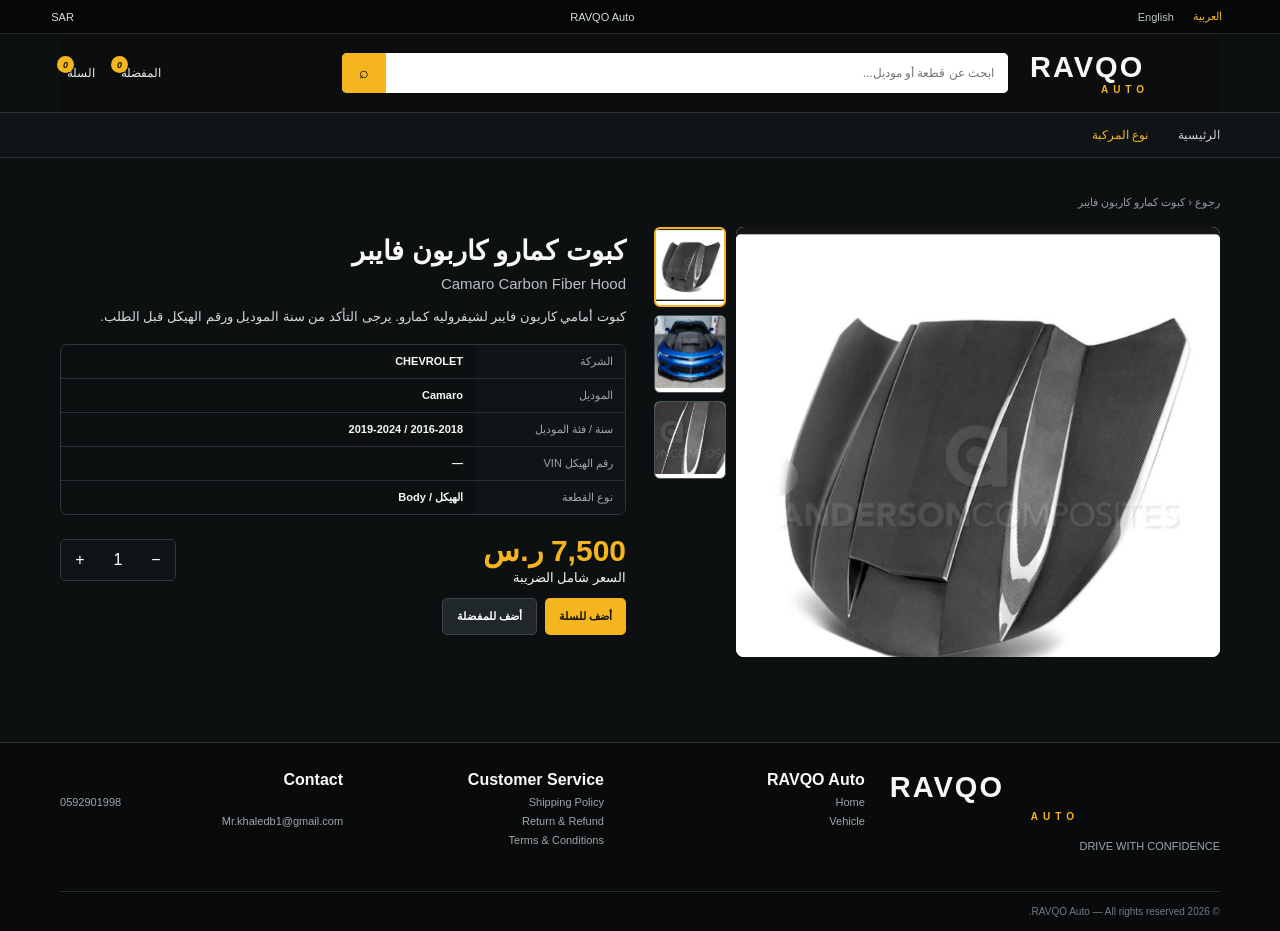
<file: product.html>
<!doctype html><html lang="ar" dir="rtl"><head><meta charset="utf-8"><meta name="viewport" content="width=device-width,initial-scale=1"><title>Product | RAVQO Auto</title><link rel="stylesheet" href="styles.css"></head><body><div class="topbar"><div class="lang"><button class="lang-btn" data-lang="ar">العربية</button><button class="lang-btn" data-lang="en">English</button></div><div>RAVQO Auto</div><div>SAR</div></div>
<header class="wrap header"><a class="logo" href="index.html">RAVQO<small>AUTO</small></a><div class="search"><input data-ph="search"><button>⌕</button></div><div class="actions"><button class="action" data-wish><span data-t="wishlist">Wishlist</span><i class="count" data-wish-count hidden></i></button><button class="action" data-cart><span data-t="cart">Cart</span><i class="count" data-cart-count hidden></i></button></div></header>
<div class="navbar"><nav class="wrap nav"><a href="index.html" data-t="home">Home</a><a href="vehicle.html" class="active" data-t="vehicle">Vehicle</a></nav></div><main class="wrap productPage"><div class="breadcrumbs"><a href="vehicle.html" data-t="back">Back</a> ‹ <span id="crumb"></span></div><section class="productTop"><div class="gallery"><div id="thumbs" class="thumbs"></div><div class="mainImage"><img id="main"></div></div><div class="productInfo"><h1 id="name"></h1><div id="enName" class="enName"></div><p id="desc" class="desc"></p><div class="specTable"><div class="specRow"><span data-t="brand">Brand</span><b id="brandV"></b></div><div class="specRow"><span data-t="model">Model</span><b id="modelV"></b></div><div class="specRow"><span data-t="year">Year</span><b id="yearV"></b></div><div class="specRow"><span data-t="vin">VIN</span><b id="vinV">—</b></div><div class="specRow"><span data-t="partType">Part Type</span><b id="catV"></b></div></div><div class="buyBar"><div><div id="price" class="bigPrice"></div><small data-t="priceVat"></small></div><div class="qty"><button id="minus">−</button><span id="qty">1</span><button id="plus">+</button></div></div><div class="buyActions"><button id="addC" class="goldBtn" data-t="addCart"></button><button id="addW" class="darkBtn" data-t="addWish"></button></div></div></section></main><footer><div class="wrap footer"><div><div class="logo">RAVQO<small>AUTO</small></div><p>DRIVE WITH CONFIDENCE</p></div><div><b>RAVQO Auto</b><a href="index.html">Home</a><a href="vehicle.html">Vehicle</a></div><div><b>Customer Service</b><span>Shipping Policy</span><span>Return & Refund</span><span>Terms & Conditions</span></div><div><b>Contact</b><a dir="ltr" href="tel:0592901998">0592901998</a><a href="mailto:Mr.khaledb1@gmail.com">Mr.khaledb1@gmail.com</a></div></div><div class="wrap copyright">© 2026 RAVQO Auto — All rights reserved.</div></footer>
<div id="drawer" class="drawer" hidden><div class="drawerHead"><h3 id="drawerTitle"></h3><button class="darkBtn" data-close>✕</button></div><div id="drawerBody"></div></div><script src="data.js"></script><script src="app.js"></script><script>
document.addEventListener('DOMContentLoaded',()=>{const q=new URLSearchParams(location.search),p=getProduct(q.get('id'))||RAVQO_DATA.products[0],b=RAVQO_DATA.brands.find(x=>x.id===p.brand),cl=b.classes.find(x=>x.id===p.class),m=cl.models.find(x=>x.id===p.model),vin=q.get('vin')||'—';document.getElementById('crumb').textContent=lang==='ar'?p.nameAr:p.nameEn;document.getElementById('name').textContent=lang==='ar'?p.nameAr:p.nameEn;document.getElementById('enName').textContent=p.nameEn;document.getElementById('desc').textContent=lang==='ar'?p.descAr:p.descEn;document.getElementById('brandV').textContent=b.name;document.getElementById('modelV').textContent=m.name;document.getElementById('yearV').textContent=p.years.join(' / ');document.getElementById('vinV').textContent=vin;document.getElementById('catV').textContent=lang==='ar'?RAVQO_DATA.categories.find(c=>c.id===p.category).ar:RAVQO_DATA.categories.find(c=>c.id===p.category).en;document.getElementById('price').textContent=money(p.price);document.getElementById('main').src=p.images[0];document.getElementById('thumbs').innerHTML=p.images.map((im,i)=>`<button class="thumb ${i?'':'active'}" data-im="${im}"><img src="${im}"></button>`).join('');document.querySelectorAll('.thumb').forEach(btn=>btn.onclick=()=>{document.querySelectorAll('.thumb').forEach(x=>x.classList.remove('active'));btn.classList.add('active');document.getElementById('main').src=btn.dataset.im});let qty=1,qe=document.getElementById('qty');document.getElementById('plus').onclick=()=>qe.textContent=++qty;document.getElementById('minus').onclick=()=>{if(qty>1)qty--;qe.textContent=qty};document.getElementById('addC').onclick=()=>addCart(p.id,qty);document.getElementById('addW').onclick=()=>addWish(p.id)});
</script></body></html>
</file>
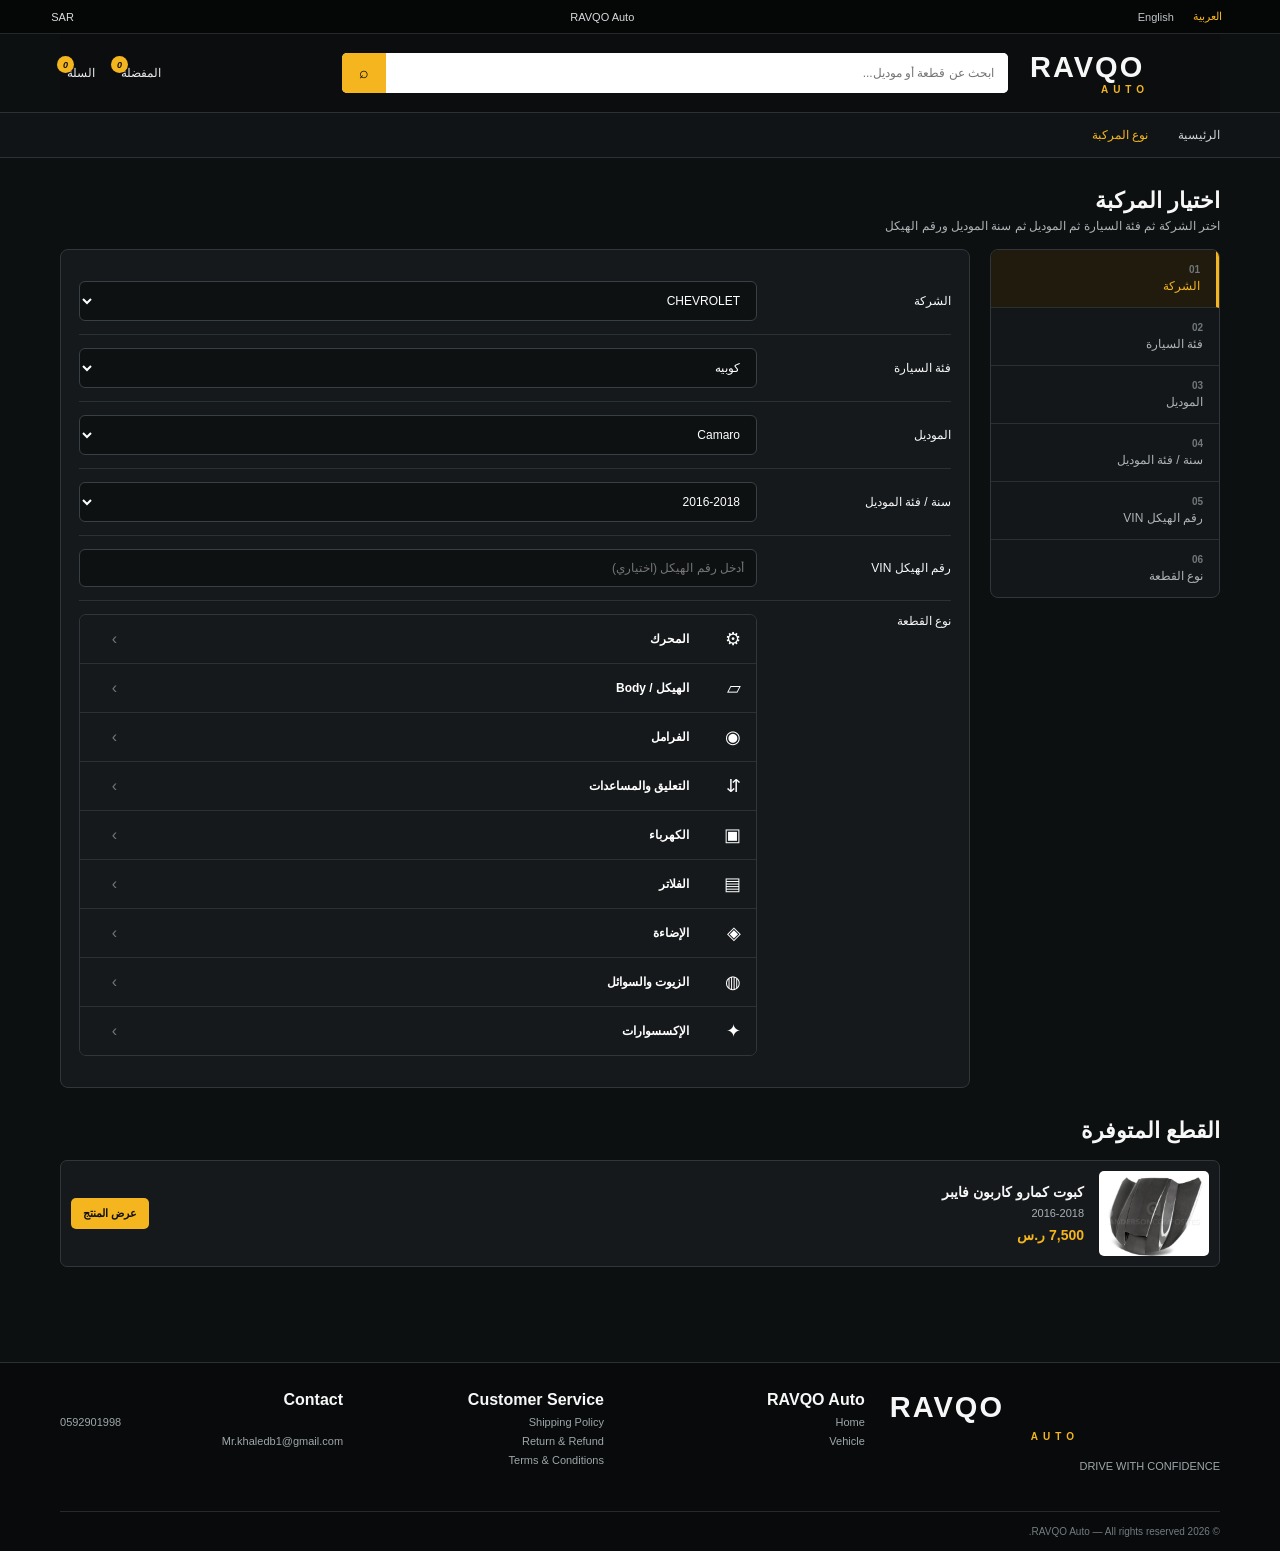
<file: vehicle.html>
<!doctype html><html lang="ar" dir="rtl"><head><meta charset="utf-8"><meta name="viewport" content="width=device-width,initial-scale=1"><title>Vehicle | RAVQO Auto</title><link rel="stylesheet" href="styles.css"></head><body><div class="topbar"><div class="lang"><button class="lang-btn" data-lang="ar">العربية</button><button class="lang-btn" data-lang="en">English</button></div><div>RAVQO Auto</div><div>SAR</div></div>
<header class="wrap header"><a class="logo" href="index.html">RAVQO<small>AUTO</small></a><div class="search"><input data-ph="search"><button>⌕</button></div><div class="actions"><button class="action" data-wish><span data-t="wishlist">Wishlist</span><i class="count" data-wish-count hidden></i></button><button class="action" data-cart><span data-t="cart">Cart</span><i class="count" data-cart-count hidden></i></button></div></header>
<div class="navbar"><nav class="wrap nav"><a href="index.html" data-t="home">Home</a><a href="vehicle.html" class="active" data-t="vehicle">Vehicle</a></nav></div><main class="wrap section"><div class="sectionHead"><h2 data-t="chooseVehicle">Choose Vehicle</h2><p data-t="chooseVehicleSub"></p></div><div class="selector"><aside class="steps"><div class="step active"><b>01</b><span data-t="brand">Brand</span></div><div class="step"><b>02</b><span data-t="class">Vehicle Class</span></div><div class="step"><b>03</b><span data-t="model">Model</span></div><div class="step"><b>04</b><span data-t="year">Year</span></div><div class="step"><b>05</b><span data-t="vin">VIN</span></div><div class="step"><b>06</b><span data-t="partType">Part Type</span></div></aside><section class="selectorMain"><div class="selectorRow"><label data-t="brand">Brand</label><select id="brand"></select></div><div class="selectorRow"><label data-t="class">Class</label><select id="class"></select></div><div class="selectorRow"><label data-t="model">Model</label><select id="model"></select></div><div class="selectorRow"><label data-t="year">Year</label><select id="year"></select></div><div class="selectorRow"><label data-t="vin">VIN</label><input id="vin" data-ph="vinPh"></div><div class="selectorRow" style="align-items:start"><label data-t="partType">Part Type</label><div id="categories" class="categoryList"></div></div></section></div><section class="section"><div class="sectionHead"><h2 data-t="products">Available Parts</h2></div><div id="products" class="productList"></div></section></main><footer><div class="wrap footer"><div><div class="logo">RAVQO<small>AUTO</small></div><p>DRIVE WITH CONFIDENCE</p></div><div><b>RAVQO Auto</b><a href="index.html">Home</a><a href="vehicle.html">Vehicle</a></div><div><b>Customer Service</b><span>Shipping Policy</span><span>Return & Refund</span><span>Terms & Conditions</span></div><div><b>Contact</b><a dir="ltr" href="tel:0592901998">0592901998</a><a href="mailto:Mr.khaledb1@gmail.com">Mr.khaledb1@gmail.com</a></div></div><div class="wrap copyright">© 2026 RAVQO Auto — All rights reserved.</div></footer>
<div id="drawer" class="drawer" hidden><div class="drawerHead"><h3 id="drawerTitle"></h3><button class="darkBtn" data-close>✕</button></div><div id="drawerBody"></div></div><script src="data.js"></script><script src="app.js"></script><script>
document.addEventListener('DOMContentLoaded',()=>{const brandSel=document.getElementById('brand'),classSel=document.getElementById('class'),modelSel=document.getElementById('model'),yearSel=document.getElementById('year'),cats=document.getElementById('categories'),products=document.getElementById('products');const pre=new URLSearchParams(location.search).get('brand');
function fillBrands(){brandSel.innerHTML=RAVQO_DATA.brands.map(b=>`<option value="${b.id}">${b.name}</option>`).join('');if(pre&&RAVQO_DATA.brands.some(b=>b.id===pre))brandSel.value=pre}
function brand(){return RAVQO_DATA.brands.find(b=>b.id===brandSel.value)}function cls(){return brand().classes.find(c=>c.id===classSel.value)}function model(){return cls().models.find(m=>m.id===modelSel.value)}
function fillClasses(){classSel.innerHTML=brand().classes.map(c=>`<option value="${c.id}">${lang==='ar'?c.ar:c.en}</option>`).join('');fillModels()}function fillModels(){modelSel.innerHTML=cls().models.map(m=>`<option value="${m.id}">${m.name}</option>`).join('');fillYears()}function fillYears(){yearSel.innerHTML=model().years.map(y=>`<option value="${y}">${y}</option>`).join('');renderProducts()}
function renderCats(){cats.innerHTML=RAVQO_DATA.categories.map(c=>`<button class="catRow" data-cat="${c.id}"><span class="catIcon">${c.icon}</span><strong>${lang==='ar'?c.ar:c.en}</strong><span class="arrow">›</span></button>`).join('');cats.querySelectorAll('[data-cat]').forEach(b=>b.onclick=()=>{cats.querySelectorAll('.catRow').forEach(x=>x.classList.remove('active'));b.classList.add('active');renderProducts(b.dataset.cat)})}
function renderProducts(cat=''){let list=RAVQO_DATA.products.filter(p=>p.brand===brandSel.value&&p.class===classSel.value&&p.model===modelSel.value&&p.years.includes(yearSel.value));if(cat)list=list.filter(p=>p.category===cat);products.innerHTML=list.length?list.map(p=>`<article class="productRow"><img src="${p.image}"><div><h3>${lang==='ar'?p.nameAr:p.nameEn}</h3><p>${yearSel.value}</p><span class="price">${money(p.price)}</span></div><a class="viewBtn" href="product.html?id=${p.id}&vin=${encodeURIComponent(document.getElementById('vin').value)}">${t('view')}</a></article>`).join(''):`<div class="empty">${t('noProducts')}</div>`}
fillBrands();fillClasses();renderCats();brandSel.onchange=fillClasses;classSel.onchange=fillModels;modelSel.onchange=fillYears;yearSel.onchange=()=>renderProducts();document.getElementById('vin').oninput=()=>renderProducts()});
</script></body></html>
</file>
<file: styles.css>
:root{--bg:#0d1011;--panel:#15191b;--gold:#f4b51f;--text:#f7f7f7;--muted:#aeb4b7;--line:#30363a;--green:#17b657}
*{box-sizing:border-box}html{scroll-behavior:smooth}body{margin:0;background:var(--bg);color:var(--text);font-family:Arial,Tahoma,sans-serif}a{text-decoration:none;color:inherit}button,input,select{font:inherit}.wrap{width:min(1160px,94%);margin:auto}
.topbar{min-height:34px;background:#050606;color:#d8dcde;display:flex;align-items:center;justify-content:space-between;padding:0 4%;font-size:11px;border-bottom:1px solid #25292b}.lang{display:flex;gap:5px}.lang-btn{border:0;background:transparent;color:#bfc4c7;font-size:11px;cursor:pointer;padding:4px 7px}.lang-btn.active{color:var(--gold)}
.header{min-height:78px;display:grid;grid-template-columns:190px 1fr 260px;align-items:center;gap:22px;background:#0b0d0e}.logo{direction:ltr;font-weight:900;font-size:29px;letter-spacing:2px}.logo small{display:block;color:var(--gold);font-size:10px;letter-spacing:5px;text-align:center}.search{height:40px;display:flex;background:white;border-radius:5px;overflow:hidden}.search input{border:0;outline:0;width:100%;padding:0 14px;font-size:12px}.search button{width:46px;border:0;background:var(--gold)}.actions{display:flex;justify-content:flex-end;gap:12px}.action{font-size:12px;color:#e8eaeb;background:transparent;border:0;cursor:pointer;position:relative;padding:7px}.count{position:absolute;top:-3px;inset-inline-end:-3px;background:var(--gold);color:#111;border-radius:50%;min-width:17px;height:17px;display:grid;place-items:center;font-size:9px;font-weight:800}
.navbar{background:#111416;border-block:1px solid #2c3134}.nav{height:44px;display:flex;align-items:center;gap:30px}.nav a{font-size:12px;color:#cfd3d5}.nav a.active{color:var(--gold)}
.hero{background:#0a0c0d;padding:24px 0;border-bottom:1px solid #2a2f32}.heroBox{height:310px;border-radius:10px;overflow:hidden;position:relative;background:#111}.heroBox img{width:100%;height:100%;object-fit:cover;object-position:center}.heroShade{position:absolute;inset:0;background:linear-gradient(90deg,rgba(0,0,0,.78),rgba(0,0,0,.08) 66%)}html[dir=ltr] .heroShade{background:linear-gradient(270deg,rgba(0,0,0,.78),rgba(0,0,0,.08) 66%)}.heroText{position:absolute;inset-inline-start:36px;top:50%;transform:translateY(-50%);max-width:420px}.heroText h1{font-size:34px;line-height:1.2;margin:0 0 10px;color:white}.heroText p{color:#d0d4d6;font-size:13px;margin:0}
.section{padding:30px 0}.sectionHead{margin-bottom:16px}.sectionHead h2{font-size:22px;margin:0 0 5px}.sectionHead p{margin:0;color:var(--muted);font-size:12px}.brandList{display:grid;grid-template-columns:repeat(5,1fr);gap:10px}.brandItem{background:#171b1d;border:1px solid #353b3f;border-radius:7px;overflow:hidden}.brandItem:hover{border-color:var(--gold)}.brandItem img{width:100%;height:115px;object-fit:cover}.brandItem div{padding:11px}.brandItem h3{font-size:14px;margin:0 0 6px}.brandItem a{font-size:11px;color:var(--gold)}
.selector{display:grid;grid-template-columns:230px 1fr;gap:20px;align-items:start}.steps{background:#141719;border:1px solid var(--line);border-radius:8px;overflow:hidden;position:sticky;top:10px}.step{padding:14px 16px;border-bottom:1px solid #2a2f32;font-size:12px;color:#aeb4b7}.step:last-child{border-bottom:0}.step.active{background:#211b0d;color:var(--gold);border-inline-start:3px solid var(--gold)}.step b{display:block;font-size:10px;color:#6f777b;margin-bottom:4px}
.selectorMain{background:#15191b;border:1px solid var(--line);border-radius:8px;padding:18px}.selectorRow{display:grid;grid-template-columns:180px 1fr;gap:14px;align-items:center;padding:13px 0;border-bottom:1px solid #2a3033}.selectorRow:last-child{border-bottom:0}.selectorRow label{font-size:12px}.selectorRow select,.selectorRow input{background:#0e1112;color:#fff;border:1px solid #384044;border-radius:6px;padding:11px 12px;width:100%;font-size:12px}
.categoryList{display:flex;flex-direction:column;border:1px solid var(--line);border-radius:7px;overflow:hidden}.catRow{display:grid;grid-template-columns:42px 1fr 22px;align-items:center;gap:10px;padding:13px 15px;background:#15191b;border:0;border-bottom:1px solid #2a3033;color:white;cursor:pointer;text-align:inherit}.catRow:last-child{border-bottom:0}.catRow:hover,.catRow.active{background:#211b0d;color:var(--gold)}.catIcon{font-size:18px}.catRow strong{font-size:12px}.arrow{color:#6e777a}
.productList{display:flex;flex-direction:column;gap:10px}.productRow{display:grid;grid-template-columns:110px 1fr auto;gap:15px;align-items:center;background:#15191b;border:1px solid var(--line);border-radius:7px;padding:10px}.productRow img{width:110px;height:85px;object-fit:cover;background:white;border-radius:5px}.productRow h3{font-size:14px;margin:0 0 7px}.productRow p{font-size:11px;color:#aab1b4;margin:0 0 7px}.price{color:var(--gold);font-weight:800;font-size:14px}.viewBtn{background:var(--gold);color:#111;border-radius:5px;padding:9px 12px;font-size:11px;font-weight:700}
.productPage{padding:20px 0 50px}.breadcrumbs{font-size:11px;color:#959da1;margin:18px 0}.productTop{display:grid;grid-template-columns:1fr 1fr;gap:28px}.gallery{display:grid;grid-template-columns:72px 1fr;gap:10px;direction:ltr}.thumbs{display:flex;flex-direction:column;gap:8px}.thumb{background:white;border:1px solid #4a5357;border-radius:6px;padding:0;overflow:hidden}.thumb.active{border:2px solid var(--gold)}.thumb img{width:100%;height:72px;object-fit:cover}.mainImage{height:430px;background:white;border-radius:8px;overflow:hidden;display:grid;place-items:center}.mainImage img{width:100%;height:100%;object-fit:contain}.productInfo h1{font-size:27px;margin:8px 0}.enName{color:#b9c0c3;font-size:15px}.desc{font-size:13px;line-height:1.8;color:#d7dbdd}.specTable{margin-top:16px;border:1px solid var(--line);border-radius:7px;overflow:hidden}.specRow{display:grid;grid-template-columns:150px 1fr;border-bottom:1px solid #293033}.specRow:last-child{border-bottom:0}.specRow span,.specRow b{padding:10px 12px;font-size:11px}.specRow span{color:#9fa7aa;background:#111416}.buyBar{display:flex;align-items:center;justify-content:space-between;gap:10px;margin-top:18px}.bigPrice{color:var(--gold);font-size:30px;font-weight:900}.qty{display:flex;border:1px solid var(--line);border-radius:5px;overflow:hidden}.qty button,.qty span{width:38px;height:40px;background:#111416;color:white;border:0;display:grid;place-items:center}.buyActions{display:flex;gap:8px;margin-top:12px}.goldBtn,.darkBtn{border:0;border-radius:5px;padding:11px 14px;font-size:11px;font-weight:700}.goldBtn{background:var(--gold);color:#111}.darkBtn{background:#20272a;color:#fff;border:1px solid #3c4549}
.drawer{position:fixed;top:0;bottom:0;inset-inline-end:0;width:min(380px,92vw);background:#0f1315;border-inline-start:1px solid var(--line);z-index:100;padding:17px;overflow:auto}.drawer[hidden]{display:none}.drawerHead{display:flex;justify-content:space-between;align-items:center;padding-bottom:12px;border-bottom:1px solid var(--line)}.drawerItem{display:grid;grid-template-columns:64px 1fr auto;gap:9px;align-items:center;padding:10px 0;border-bottom:1px solid #262d30}.drawerItem img{width:64px;height:54px;object-fit:cover;background:white;border-radius:4px}.drawerItem b{font-size:11px}.drawerItem small{display:block;color:#9da5a9;font-size:10px;margin-top:4px}.removeBtn{border:0;background:#291616;color:#ff9a9a;border-radius:4px;padding:6px 8px;font-size:10px}.drawerTotal{padding:15px 0;font-size:12px}.drawerTotal a{display:block;background:var(--green);text-align:center;padding:10px;border-radius:5px;margin-top:12px}.empty{padding:35px;text-align:center;color:#8f979a;font-size:12px}
footer{background:#080a0b;border-top:1px solid #2b3033;margin-top:35px}.footer{padding:28px 0;display:grid;grid-template-columns:1.4fr 1fr 1fr 1.2fr;gap:25px}.footer div{display:flex;flex-direction:column;gap:7px}.footer a,.footer span,.footer p{font-size:11px;color:#9fa7aa}.copyright{border-top:1px solid #252a2d;padding:14px 0;font-size:10px;color:#747c80}
@media(max-width:900px){.header{grid-template-columns:1fr;height:auto;padding:15px 0}.actions{justify-content:center}.brandList{grid-template-columns:repeat(2,1fr)}.selector{grid-template-columns:1fr}.steps{position:static}.productTop{grid-template-columns:1fr}.footer{grid-template-columns:1fr 1fr}.heroBox{height:270px}}
@media(max-width:560px){.brandList{grid-template-columns:1fr 1fr}.brandItem img{height:90px}.selectorRow{grid-template-columns:1fr}.productRow{grid-template-columns:86px 1fr}.productRow img{width:86px;height:70px}.productRow .viewBtn{grid-column:2}.footer{grid-template-columns:1fr}.gallery{grid-template-columns:1fr}.thumbs{order:2;flex-direction:row}.thumb{width:70px}.mainImage{height:310px}.heroText h1{font-size:27px}.heroText{inset-inline-start:20px}}
</file>
